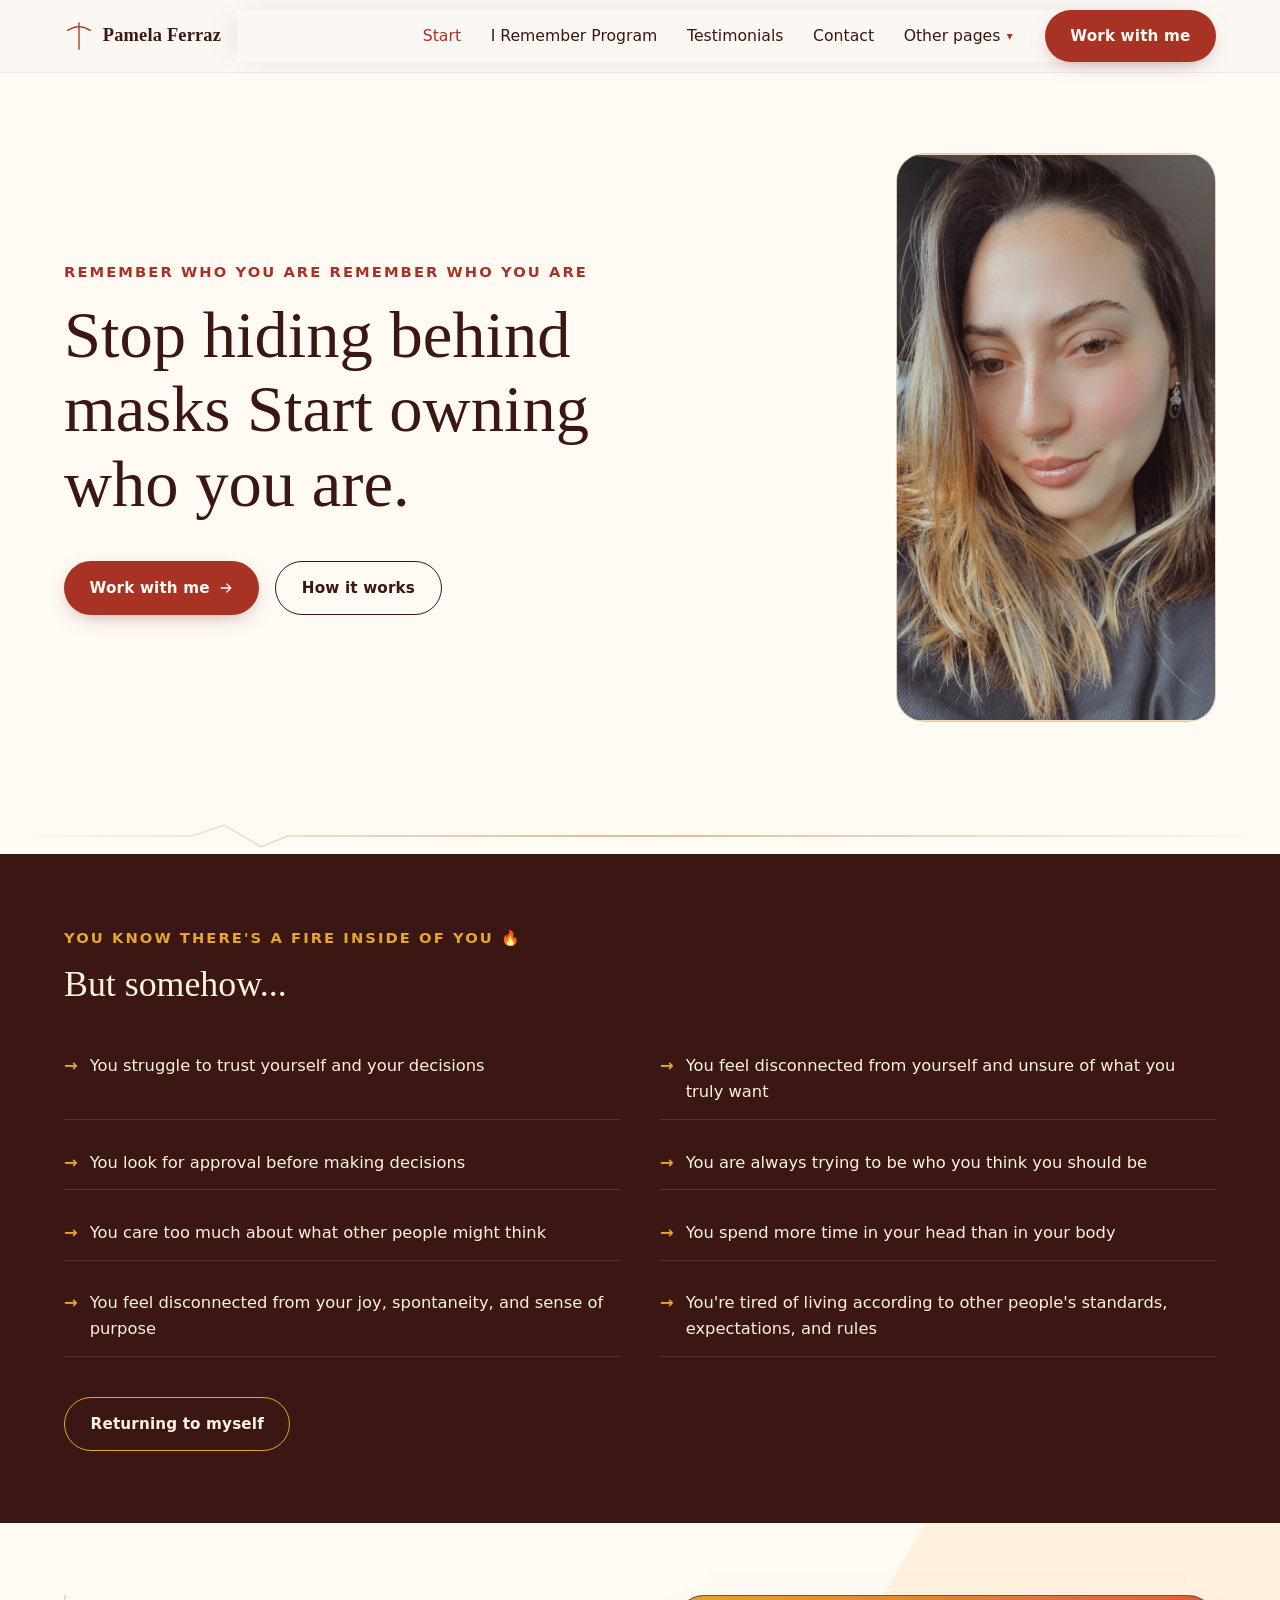
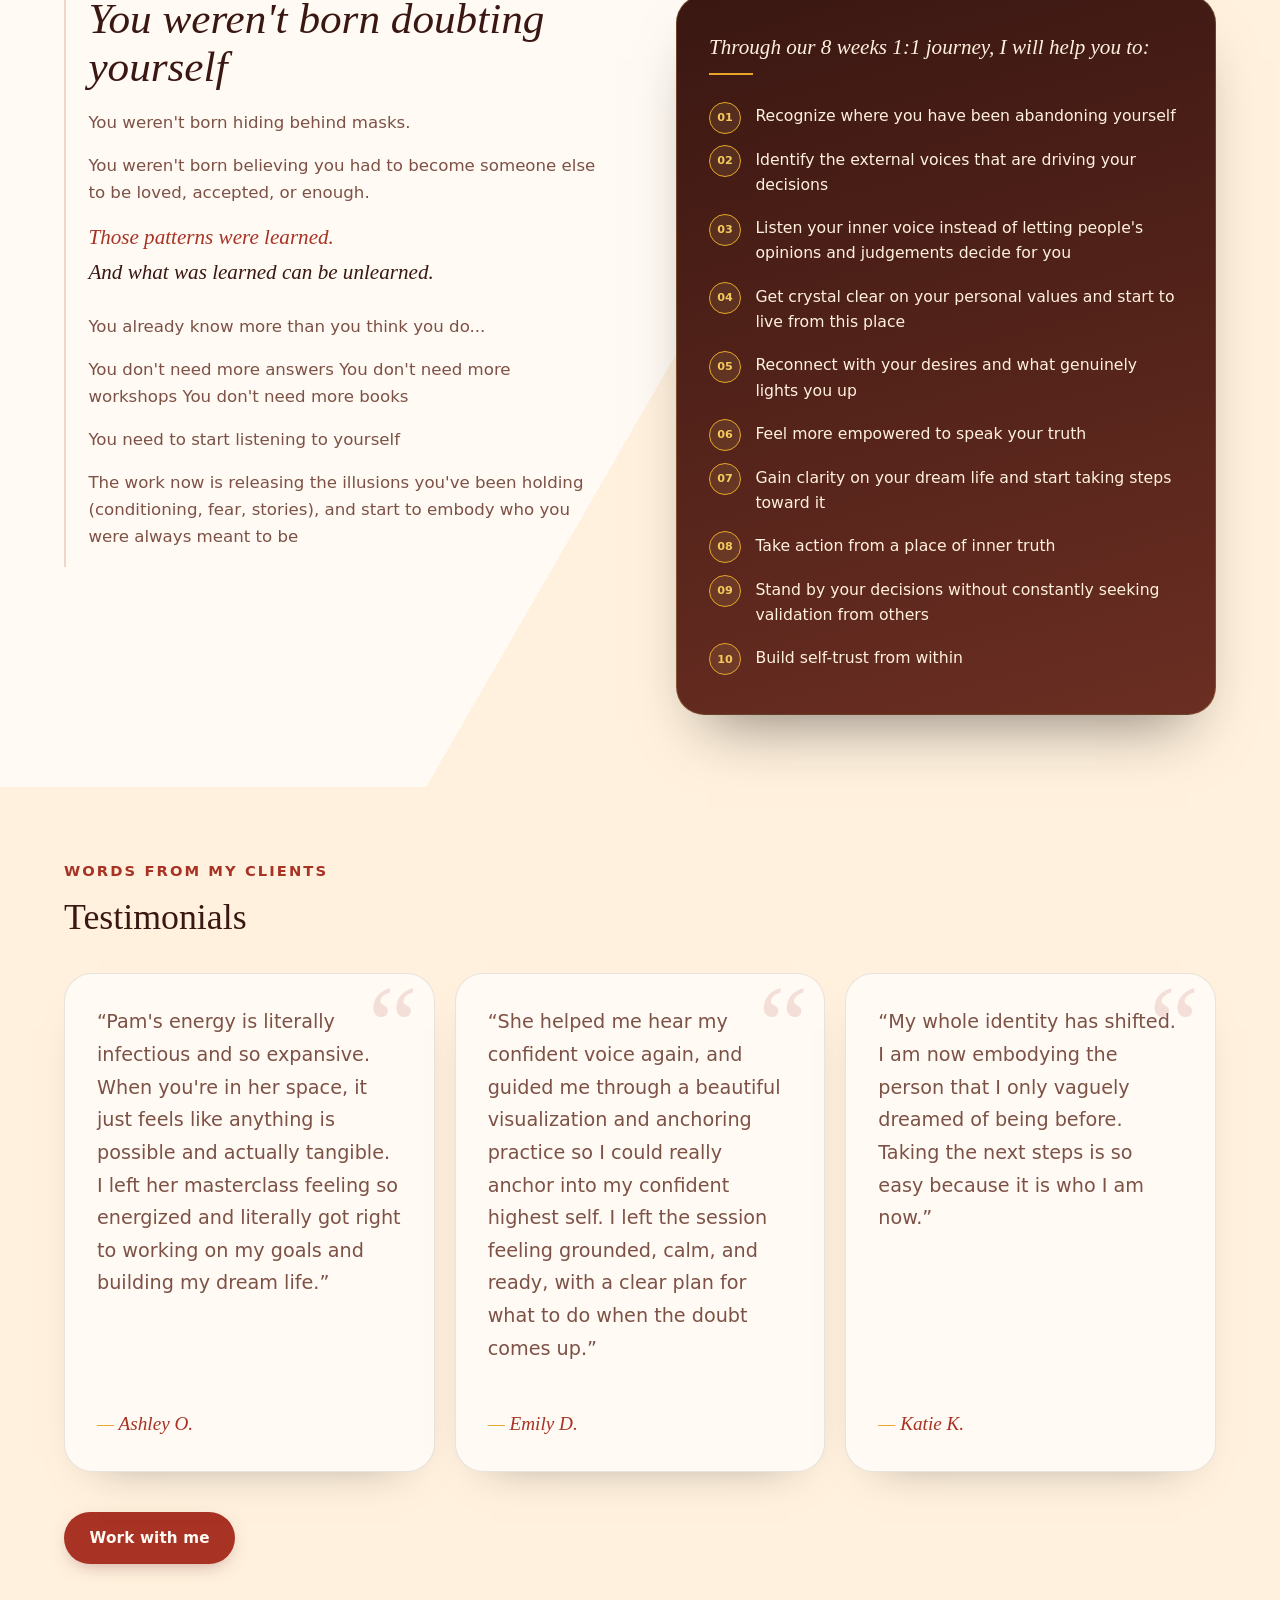
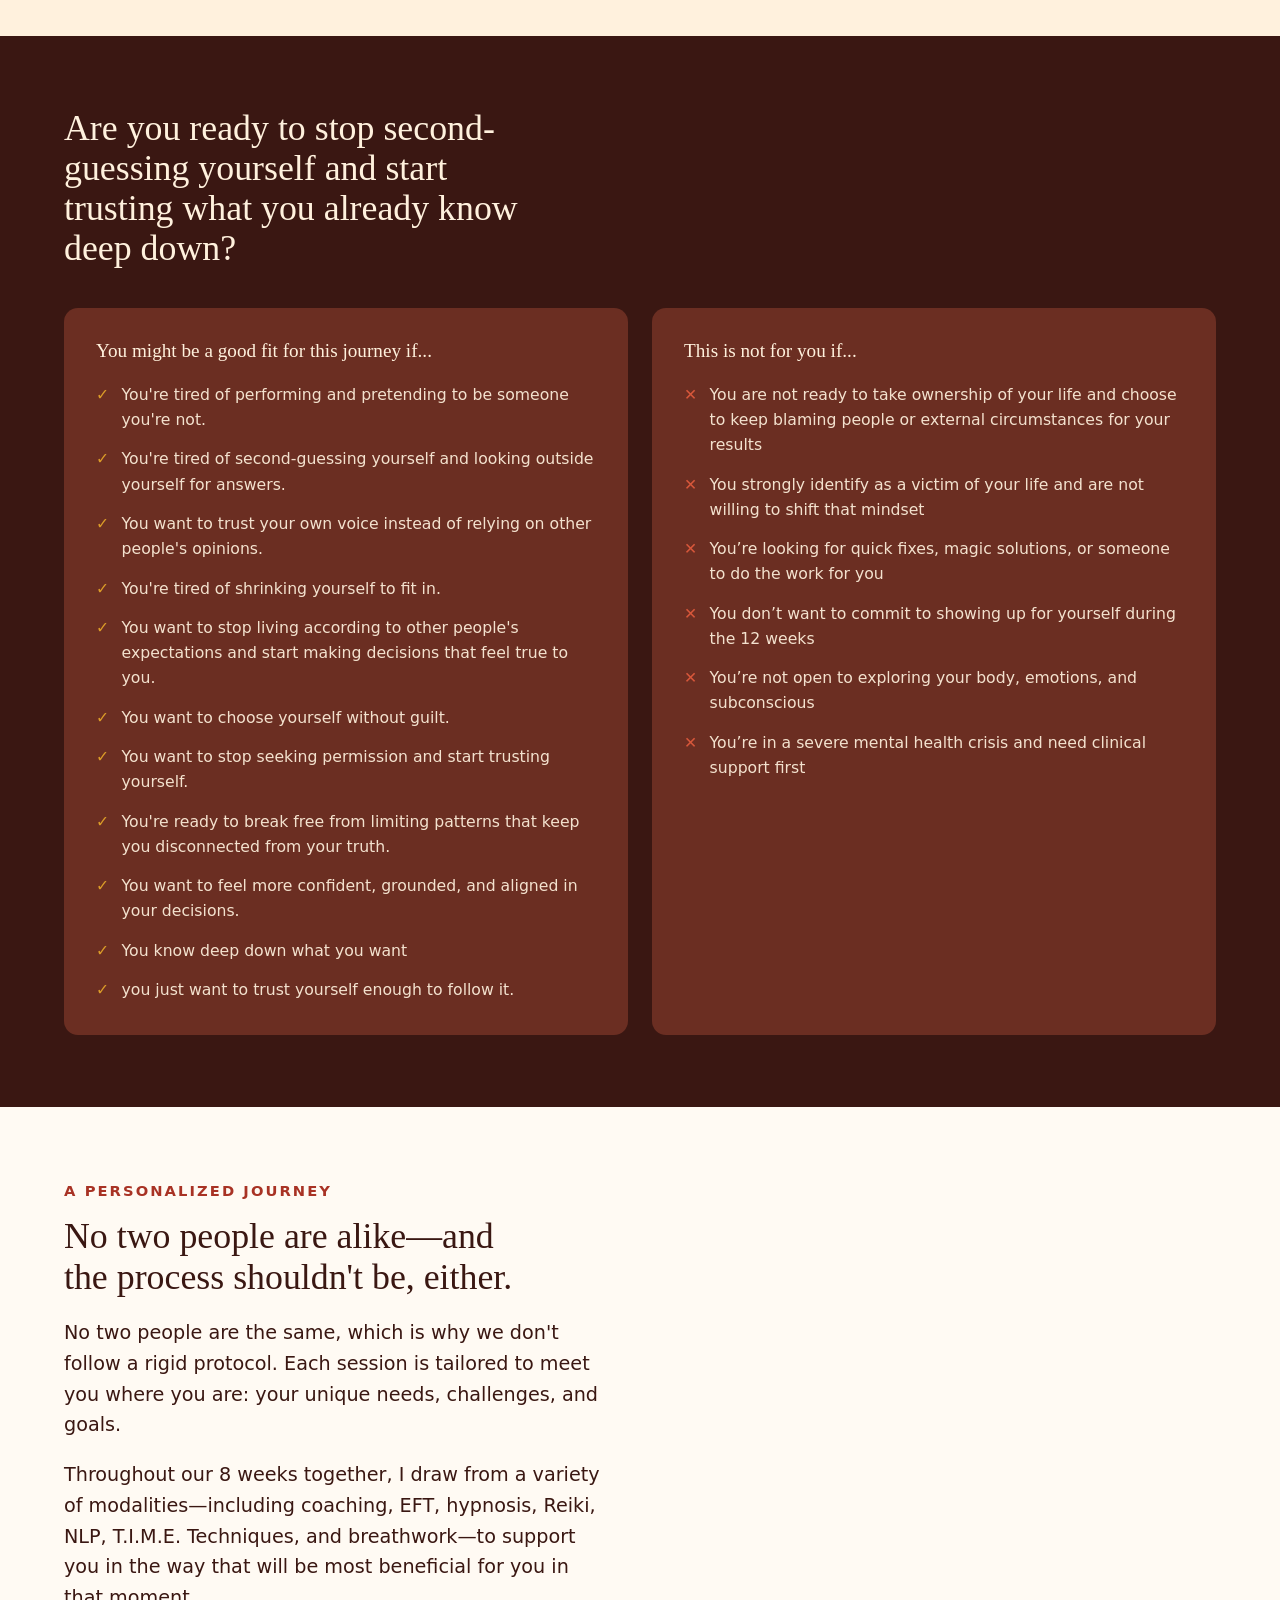
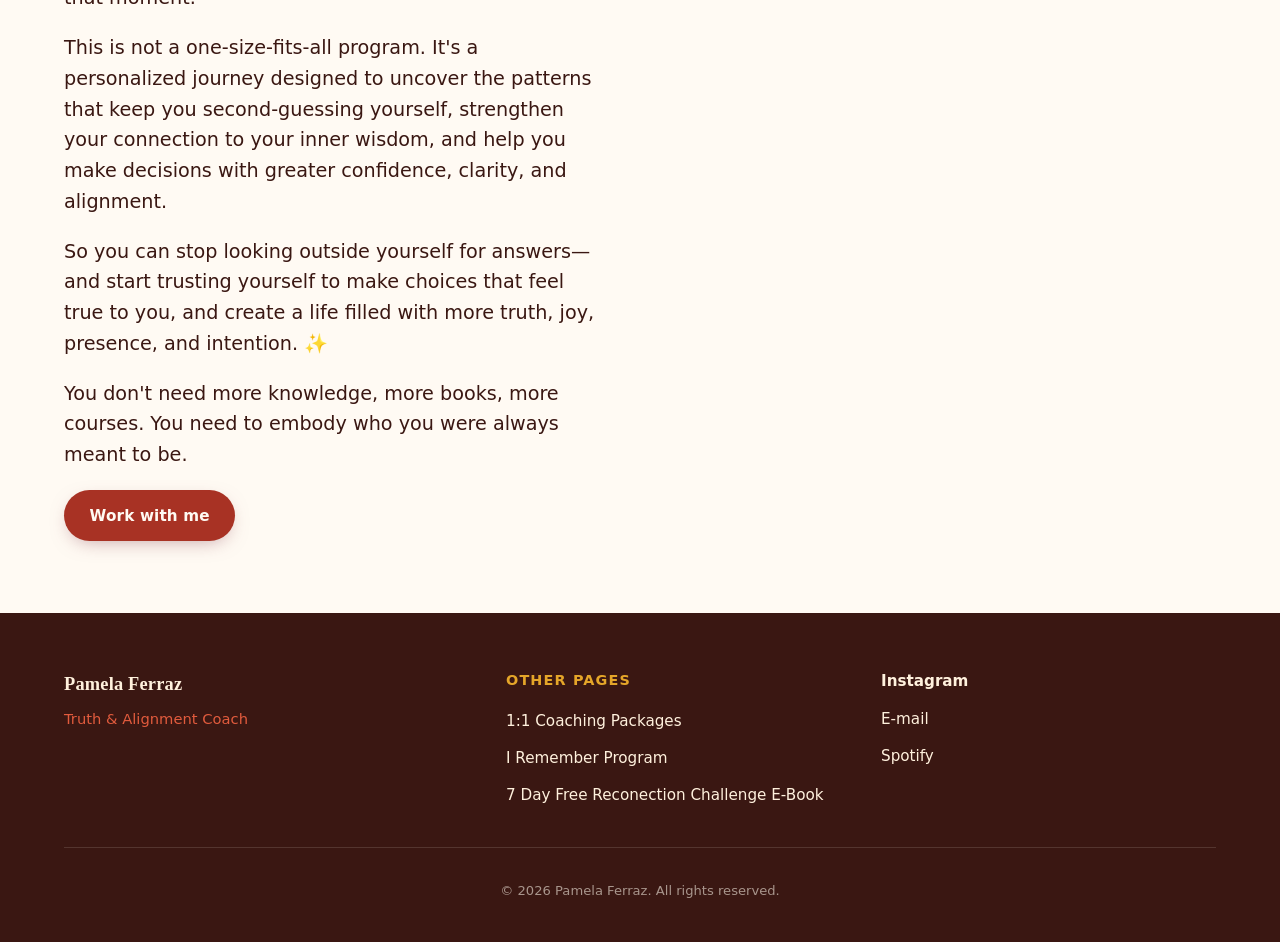
<file: index.html>
<!DOCTYPE html>
<html lang="en">
<head>
  <meta charset="UTF-8">
  <meta name="viewport" content="width=device-width, initial-scale=1, viewport-fit=cover">

  <!-- ============================================================
       SEGURANÇA
       - CSP restringe origens de scripts/estilos/imagens/fontes.
       - Ajuste 'self' e domínios conforme onde a página for hospedada.
       - Se adicionar um backend para o formulário, inclua o domínio
         dele em connect-src / form-action.
  ============================================================ -->
  <meta http-equiv="Content-Security-Policy"
        content="default-src 'self';
                 base-uri 'self';
                 form-action 'self' https://formspree.io;
                 frame-src https://formspree.io;
                 connect-src 'self' https://formspree.io;
                 frame-ancestors 'none';
                 object-src 'none';
                 img-src 'self' data:;
                 font-src 'self' https://fonts.gstatic.com;
                 style-src 'self' 'unsafe-inline' https://fonts.googleapis.com;
                 script-src 'self';
                 upgrade-insecure-requests;">
  <meta http-equiv="X-Content-Type-Options" content="nosniff">
  <meta name="referrer" content="strict-origin-when-cross-origin">
  <meta name="robots" content="index, follow">
  <meta name="color-scheme" content="light">
  <meta name="theme-color" content="#201A1C">

  <title>Pamela Ferraz — Return to who you are.</title>
  <meta name="description" content="Um processo de 12 semanas para quebrar padrões inconscientes, reconectar com sua verdade e criar uma vida que realmente parece sua.">

  <!-- Open Graph -->
  <meta property="og:type" content="website">
  <meta property="og:site_name" content="Pamela Ferraz">
  <meta property="og:title" content="Pamela Ferraz — Volte para quem você é">
  <meta property="og:description" content="Um processo de 12 semanas para quebrar padrões inconscientes, reconectar com sua verdade e criar uma vida que realmente parece sua.">
  <meta property="og:image" content="assets/social-card.jpg">
  <meta property="og:locale" content="pt_BR">
  <meta name="twitter:card" content="summary_large_image">

  <link rel="icon" href="data:,">
  <link rel="canonical" href="https://exemplo.com/">

  <!-- Fontes: Fraunces (display editorial, quebra o clichê serif+terracota
       usando peso e itálico óptico) + Work Sans (corpo humanista, neutro) -->
  <link rel="preconnect" href="https://fonts.googleapis.com">
  <link rel="preconnect" href="https://fonts.gstatic.com" crossorigin>
  <link href="https://fonts.googleapis.com/css2?family=Fraunces:ital,opsz,wght@0,9..144,300;0,9..144,500;0,9..144,600;1,9..144,400;1,9..144,500&family=Work+Sans:wght@400;500;600;700&display=swap" rel="stylesheet">
  <link rel="shortcut icon" href="pictures/logo-pamela.jpg" type="image/x-icon">

  <link rel="stylesheet" href="css/styles.css">
</head>
<body>

  <!-- Link de acesso rápido para leitores de tela / navegação por teclado -->
  <a class="skip-link" href="#conteudo-principal">Pular para o conteúdo principal</a>

  <!-- ============================================================
       CABEÇALHO / NAVEGAÇÃO
       Contém links para outras landing pages (placeholders — troque
       os href="#" pelas URLs reais de cada página quando existirem).
  ============================================================ -->
  <header class="site-header" id="topo">
    <div class="wrap header-inner">

      <a class="brand" href="#topo" aria-label="Pamela Ferraz — página inicial">
        <span class="brand-mark" aria-hidden="true">
          <svg viewBox="0 0 32 32" width="30" height="30" focusable="false">
            <path d="M16 2 L16 30 M4 10 Q16 2 28 10" fill="none" stroke="currentColor" stroke-width="1.4" stroke-linecap="round"/>
          </svg>
        </span>
        <span class="brand-name">Pamela&nbsp;Ferraz</span>
      </a>

      <button type="button"
              class="nav-toggle"
              id="navToggle"
              aria-expanded="false"
              aria-controls="siteNav"
              aria-label="Abrir menu de navegação">
        <span class="nav-toggle-bar" aria-hidden="true"></span>
        <span class="nav-toggle-bar" aria-hidden="true"></span>
        <span class="nav-toggle-bar" aria-hidden="true"></span>
      </button>

      <nav class="site-nav" id="siteNav" aria-label="Navegação principal">
        <ul class="nav-list">
          <li><a href="#inicio">Start</a></li>
          <li><a href="https://pamela-ferraz.kit.com/d5db167d52?utm_source=ig&utm_medium=social&utm_content=link_in_bio&fbclid=PAdGRleATvSZNwZG9mAmZkaWQWUMp-wMw__s_Mju_v-6g7yX24GkO4_GV4dG4DYWVtAjExAHNydGMGYXBwX2lkDzEyNDAyNDU3NDI4NzQxNAABp6J1GmkCVqX03HckSBVowOB0UXd6j3kPWCcERLBsUhbu6JNVd8Nyw6Dy7Frh_aem_rxGIMK1QeJE4WTNnQs6efg" data-placeholder="true">I Remember Program</a></li>
          <li><a href="#depoimentos">Testimonials</a></li>
          <li><a href="#site-footer">Contact</a></li>

          <!-- Placeholders para as demais landing pages do site.
               Substitua os href="#" pelas URLs reais. -->
          <li class="nav-item-more">
            <details class="nav-more">
              <summary>Other pages</summary>
              <ul>
                <li><a href="pages/work-with-me.html" data-placeholder="true">1:1 Coaching Packages</a></li>
                <li><a href="pages/7-days-challenge.html" data-placeholder="true">7 Day Free Reconection Challenge E-Book</a></li>
              </ul>
            </details>
          </li>
        </ul>
        <a class="btn btn-primary nav-cta" href="pages/work-with-me.html">Work with me</a>
      </nav>
    </div>
  </header>

  <main id="conteudo-principal">

    <!-- ============================================================
         HERO
    ============================================================ -->
    <section class="hero" id="inicio" aria-labelledby="hero-heading">
      <div class="wrap hero-grid">
        <div class="hero-copy">
          <p class="eyebrow">REMEMBER WHO YOU ARE REMEMBER WHO YOU ARE</p>
          <h1 id="hero-heading">
            Stop hiding behind masks
            Start owning who you are.
          </h1>

          <div class="hero-actions">
            <a class="btn btn-primary" href="pages/work-with-me.html">
              Work with me
              <svg class="btn-icon" viewBox="0 0 20 20" width="16" height="16" aria-hidden="true" focusable="false">
                <path d="M4 10h12M11 5l5 5-5 5" fill="none" stroke="currentColor" stroke-width="1.6" stroke-linecap="round" stroke-linejoin="round"/>
              </svg>
            </a>
            <a class="btn btn-ghost" href="#metodo">How it works</a>
          </div>
        </div>

        <div class="hero-media">
          <!-- ============================================================
               IMAGEM DA HERO
               Foto principal da página inicial.
          ============================================================ -->
          <figure class="image-frame image-frame--portrait">
            <img
              src="pictures/imagem-principal-teste.jpg"
              alt="Criadora do conteúdo"
              width="700" height="1244"
              loading="eager"
              decoding="async">
            <figcaption class="visually-hidden">Espaço reservado para foto principal</figcaption>
          </figure>
        </div>
      </div>

      <div class="crack-divider" aria-hidden="true" data-reveal>
        <svg viewBox="0 0 1200 40" preserveAspectRatio="none">
          <path d="M0 20 L180 20 L210 8 L245 32 L270 20 L1200 20" fill="none" stroke="url(#crackGrad)" stroke-width="1.5"/>
          <defs>
            <linearGradient id="crackGrad" x1="0" y1="0" x2="1" y2="0">
              <stop offset="0%" stop-color="#C6A15B" stop-opacity="0"/>
              <stop offset="50%" stop-color="#C6A15B" stop-opacity="0.9"/>
              <stop offset="100%" stop-color="#C6A15B" stop-opacity="0"/>
            </linearGradient>
          </defs>
        </svg>
      </div>
    </section>

    <!-- ============================================================
         PADRÕES / DORES
    ============================================================ -->
    <section class="section section--dark" aria-labelledby="padroes-heading">
      <div class="wrap">
        <p class="eyebrow eyebrow--light">You know there's a fire inside of you 🔥</p>
        <h2 id="padroes-heading">But somehow...</h2>

        <ul class="pattern-list">
          <li><span class="pattern-mark" aria-hidden="true">→</span>You struggle to trust yourself and your decisions</li>
          <li><span class="pattern-mark" aria-hidden="true">→</span>You feel disconnected from yourself and unsure of what you truly want</li>
          <li><span class="pattern-mark" aria-hidden="true">→</span>You look for approval before making decisions</li>
          <li><span class="pattern-mark" aria-hidden="true">→</span>You are always trying to be who you think you should be</li>
          <li><span class="pattern-mark" aria-hidden="true">→</span>You care too much about what other people might think</li>
          <li><span class="pattern-mark" aria-hidden="true">→</span>You spend more time in your head than in your body</li>
          <li><span class="pattern-mark" aria-hidden="true">→</span>You feel disconnected from your joy, spontaneity, and sense of purpose</li>
          <li><span class="pattern-mark" aria-hidden="true">→</span>You're tired of living according to other people's standards, expectations, and rules</li>
        </ul>

        <a class="btn btn-outline" href="#jornada">Returning to myself</a>
      </div>
    </section>

    <!-- ============================================================
         A JORNADA / TRANSFORMAÇÃO
    ============================================================ -->
    <section class="section" id="jornada" aria-labelledby="jornada-heading">
      <div class="wrap two-col">
        <div class="two-col-text">
          <h2 id="jornada-heading">
            You weren't born doubting yourself
          </h2>
          <p>
           You weren't born hiding behind masks.
          </p>
          <p>
            You weren't born believing you had to become someone else to be loved, accepted, or enough.
          </p>
          <p>
            Those patterns were learned.
          </p>
          <p>
            And what was learned can be unlearned.
          </p>

          <p>You already know more than you think you do...</p>
          <p>You don't need more answers
            You don't need more workshops
            You don't need more books</p>
          <p>You need to start listening to yourself</p>
          <p>The work now is releasing the illusions you've been holding (conditioning, fear, stories), and start to embody who you were always meant to be</p>
        </div>

        <div class="two-col-list">
          <h3 class="list-heading">Through our 8 weeks 1:1 journey, I will help you to:</h3>
          <ul class="check-list">
            <li>Recognize where you have been abandoning yourself</li>
            <li>Identify the external voices that are driving your decisions</li>
            <li>Listen your inner voice instead of letting people's opinions and judgements decide for you</li>
            <li>Get crystal clear on your personal values and start to live from this place</li>
            <li>Reconnect with your desires and what genuinely lights you up</li>
            <li>Feel more empowered to speak your truth</li>
            <li>Gain clarity on your dream life and start taking steps toward it</li>
            <li>Take action from a place of inner truth</li>
            <li>Stand by your decisions without constantly seeking validation from others</li>
            <li>Build self-trust from within</li>
          </ul>
        </div>
      </div>
    </section>

    <!-- ============================================================
         DEPOIMENTOS
    ============================================================ -->
    <section class="section section--parchment" id="depoimentos" aria-labelledby="depoimentos-heading">
      <div class="wrap">
        <p class="eyebrow">Words from my clients</p>
        <h2 id="depoimentos-heading">Testimonials</h2>

        <div class="testimonial-grid">
          <article class="testimonial-card">
            <blockquote>
              <p>“Pam's energy is literally infectious and so expansive. When you're in her space, it just feels like anything is possible and actually tangible. I left her masterclass feeling so energized and literally got right to working on my goals and building my dream life.”</p>
            </blockquote>
            <p class="testimonial-card__author">Ashley O.</p>
          </article>

          <article class="testimonial-card">
            <blockquote>
              <p>“She helped me hear my confident voice again, and guided me through a beautiful visualization and anchoring practice so I could really anchor into my confident highest self. I left the session feeling grounded, calm, and ready, with a clear plan for what to do when the doubt comes up.”</p>
            </blockquote>
            <p class="testimonial-card__author">Emily D.</p>
          </article>

          <article class="testimonial-card">
            <blockquote>
              <p>“My whole identity has shifted. I am now embodying the person that I only vaguely dreamed of being before. Taking the next steps is so easy because it is who I am now.”</p>
            </blockquote>
            <p class="testimonial-card__author">Katie K.</p>
          </article>
        </div>

        <a class="btn btn-primary" href="pages/work-with-me.html">Work with me</a>
      </div>
    </section>

    <!-- ============================================================
         PARA QUEM É / NÃO É
    ============================================================ -->
    <section class="section section--dark" aria-labelledby="fit-heading">
      <div class="wrap">
        <h2 id="fit-heading">Are you ready to stop second-guessing yourself and start trusting what you already know deep down?</h2>

        <div class="fit-grid">
          <div class="fit-card fit-card--yes">
            <h3>You might be a good fit for this journey if...</h3>
            <ul>
              <li>You're tired of performing and pretending to be someone you're not.</li>
              <li>You're tired of second-guessing yourself and looking outside yourself for answers.</li>
              <li>You want to trust your own voice instead of relying on other people's opinions.</li>
              <li>You're tired of shrinking yourself to fit in.</li>
              <li>You want to stop living according to other people's expectations and start making decisions that feel true to you.</li>
              <li>You want to choose yourself without guilt.</li>
              <li>You want to stop seeking permission and start trusting yourself.</li>
              <li>You're ready to break free from limiting patterns that keep you disconnected from your truth.</li>
              <li>You want to feel more confident, grounded, and aligned in your decisions.</li>
              <li>You know deep down what you want</li>
              <li>you just want to trust yourself enough to follow it.</li>
            </ul>
          </div>

          <div class="fit-card fit-card--no">
            <h3>This is not for you if...</h3>
            <ul>
              <li>You are not ready to take ownership of your life and choose to keep blaming people or external circumstances for your results</li>
              <li>You strongly identify as a victim of your life and are not willing to shift that mindset</li>
              <li>You’re looking for quick fixes, magic solutions, or someone to do the work for you</li>
              <li>You don’t want to commit to showing up for yourself during the 12 weeks</li>
              <li>You’re not open to exploring your body, emotions, and subconscious</li>
              <li>You’re in a severe mental health crisis and need clinical support first</li>
            </ul>
          </div>
        </div>
      </div>
    </section>

    <!-- ============================================================
         MÉTODO
    ============================================================ -->
    <section class="section" id="metodo" aria-labelledby="metodo-heading">
      <div class="wrap two-col two-col--reverse">
        <div class="two-col-text">
          <p class="eyebrow">A Personalized Journey</p>
          <h2 id="metodo-heading">No two people are alike—and the process shouldn't be, either.</h2>
          <p>
            No two people are the same, which is why we don't follow a rigid protocol. Each session is tailored to meet you where you are: your unique needs, challenges, and goals.
          </p>
          <p>
            Throughout our 8 weeks together, I draw from a variety of modalities—including coaching, EFT, hypnosis, Reiki, NLP, T.I.M.E. Techniques, and breathwork—to support you in the way that will be most beneficial for you in that moment.
          </p>
          <p>
            This is not a one-size-fits-all program.
            It's a personalized journey designed to uncover the patterns that keep you second-guessing yourself, strengthen your connection to your inner wisdom, and help you make decisions with greater confidence, clarity, and alignment.
          </p>
          <p>
            So you can stop looking outside yourself for answers—and start trusting yourself to make choices that feel true to you, and create a life filled with more truth, joy, presence, and intention. ✨
          </p>
          <p>
            You don't need more knowledge, more books, more courses.
            You need to embody who you were always meant to be.
          </p>
          <a class="btn btn-primary" href="pages/work-with-me.html">Work with me</a>
        </div>
      </div>
    </section>

    <!-- ============================================================
         CONTATO / FORMULÁRIO
         Formulário estático por padrão (sem backend). Se conectar a um
         serviço, use HTTPS, valide no servidor também — a validação em
         JS aqui é só uma camada de UX, nunca a única defesa.
    ============================================================ -->
  </main>

  <!-- ============================================================
       RODAPÉ
  ============================================================ -->
  <footer class="site-footer" id="site-footer">
    <div class="wrap footer-inner">
      <div class="footer-brand">
        <span class="brand-name">Pamela&nbsp;Ferraz</span>
        <p>Truth &amp; Alignment Coach</p>
      </div>

      <nav class="footer-nav" aria-label="Outras páginas">
        <p class="footer-nav-title">Other pages</p>
        <ul>
          <li><a href="pages/work-with-me.html" data-placeholder="true">1:1 Coaching Packages</a></li>
          <li><a href="https://pamela-ferraz.kit.com/d5db167d52?utm_source=ig&utm_medium=social&utm_content=link_in_bio&fbclid=PAdGRleATvSZNwZG9mAmZkaWQWUMp-wMw__s_Mju_v-6g7yX24GkO4_GV4dG4DYWVtAjExAHNydGMGYXBwX2lkDzEyNDAyNDU3NDI4NzQxNAABp6J1GmkCVqX03HckSBVowOB0UXd6j3kPWCcERLBsUhbu6JNVd8Nyw6Dy7Frh_aem_rxGIMK1QeJE4WTNnQs6efg" data-placeholder="true">I Remember Program</a></li>
          <li><a href="pages/7-days-challenge.html" data-placeholder="true">7 Day Free Reconection Challenge E-Book</a></li>
        </ul>
      </nav>

      <ul class="social-list">
        <li>
          <a href="https://www.instagram.com/pamelaferraz/" target="_blank" rel="noopener noreferrer">
            Instagram <span class="visually-hidden">(open in a new window)</span>
          </a>
        </li>
        <li>
          <a href="mailto:pamelaferraz.coach.outlook.com" target="_blank">E-mail</a>
        </li>
        <li>
          <a href="https://open.spotify.com/show/3SJbyROqvmhtxV5lKstFu7" target="_blank" rel="noopener noreferrer">
            Spotify <span class="visually-hidden">(open in the new window)</span>
          </a>
        </li>
      </ul>
    </div>
    <p class="footer-legal">&copy; <span id="anoAtual">2026</span> Pamela Ferraz. All rights reserved.</p>
  </footer>

  <script src="js/script.js" defer></script>
</body>
</html>
</file>
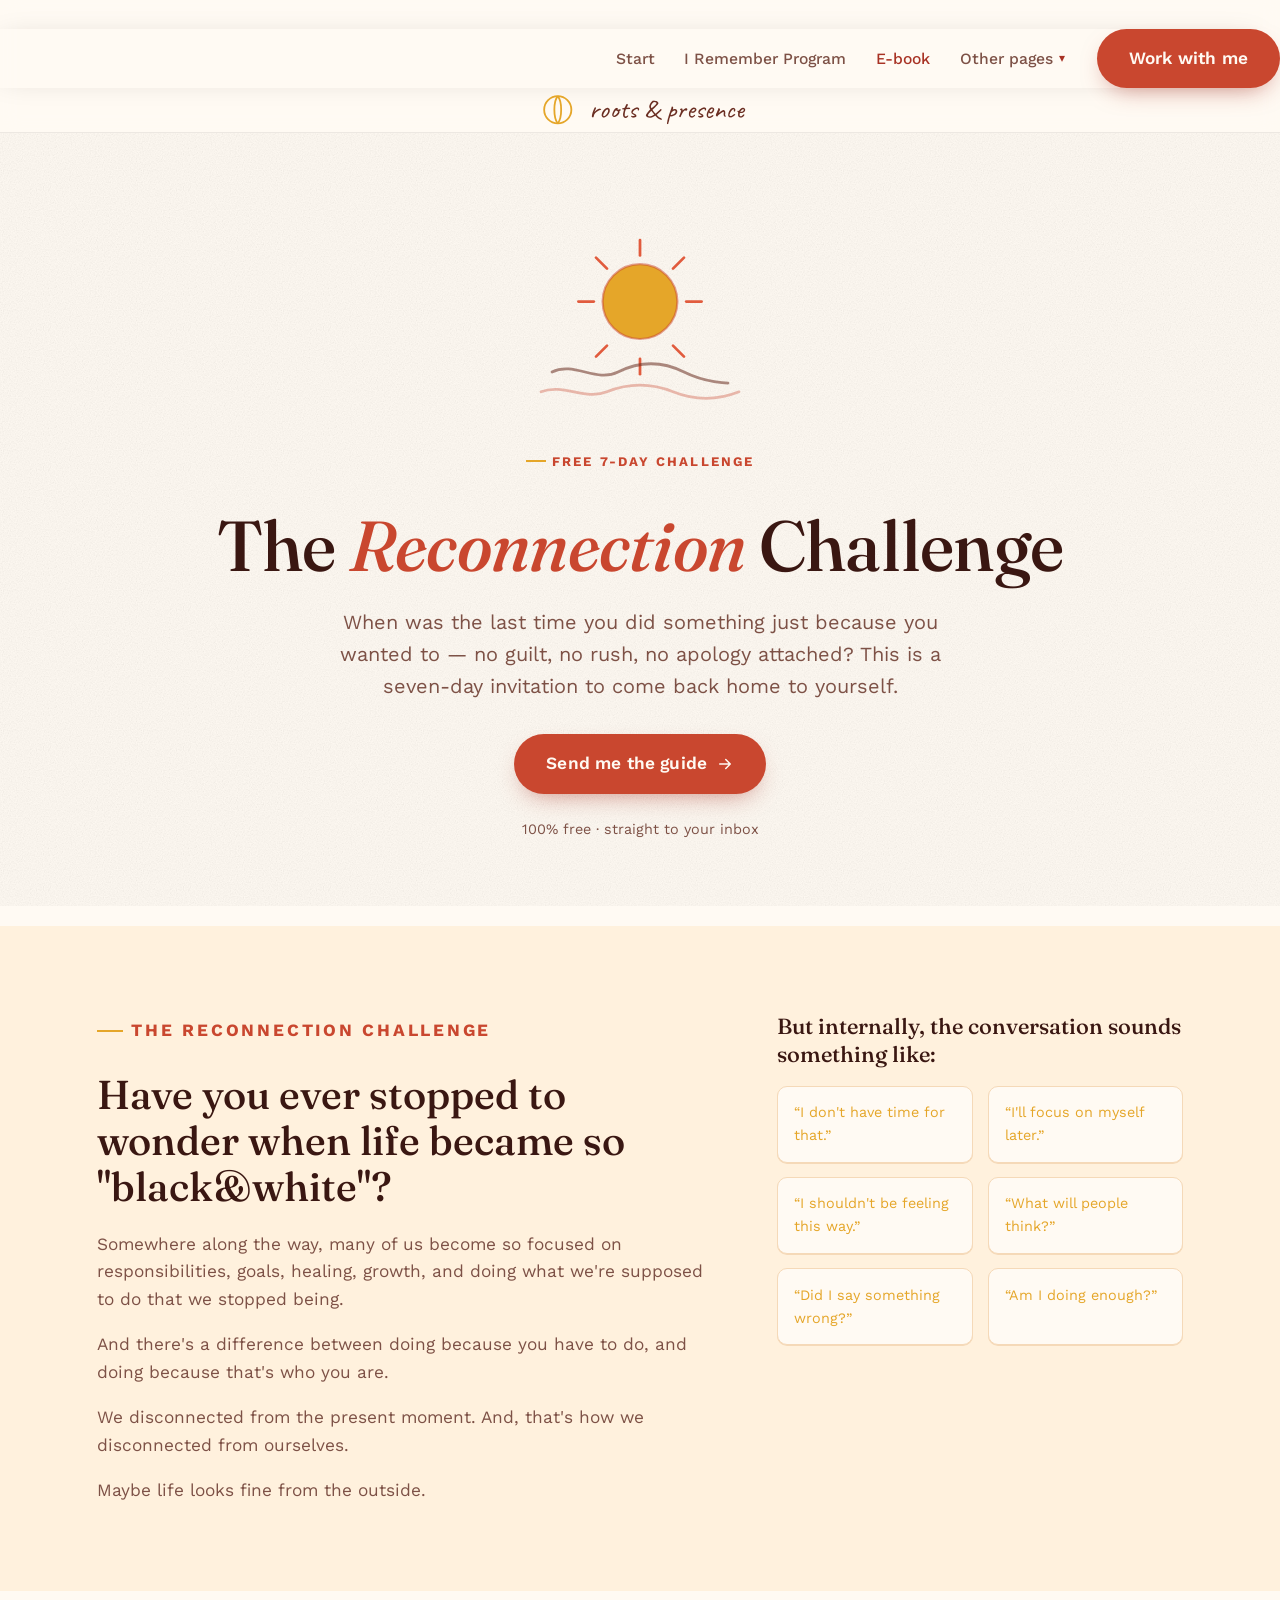
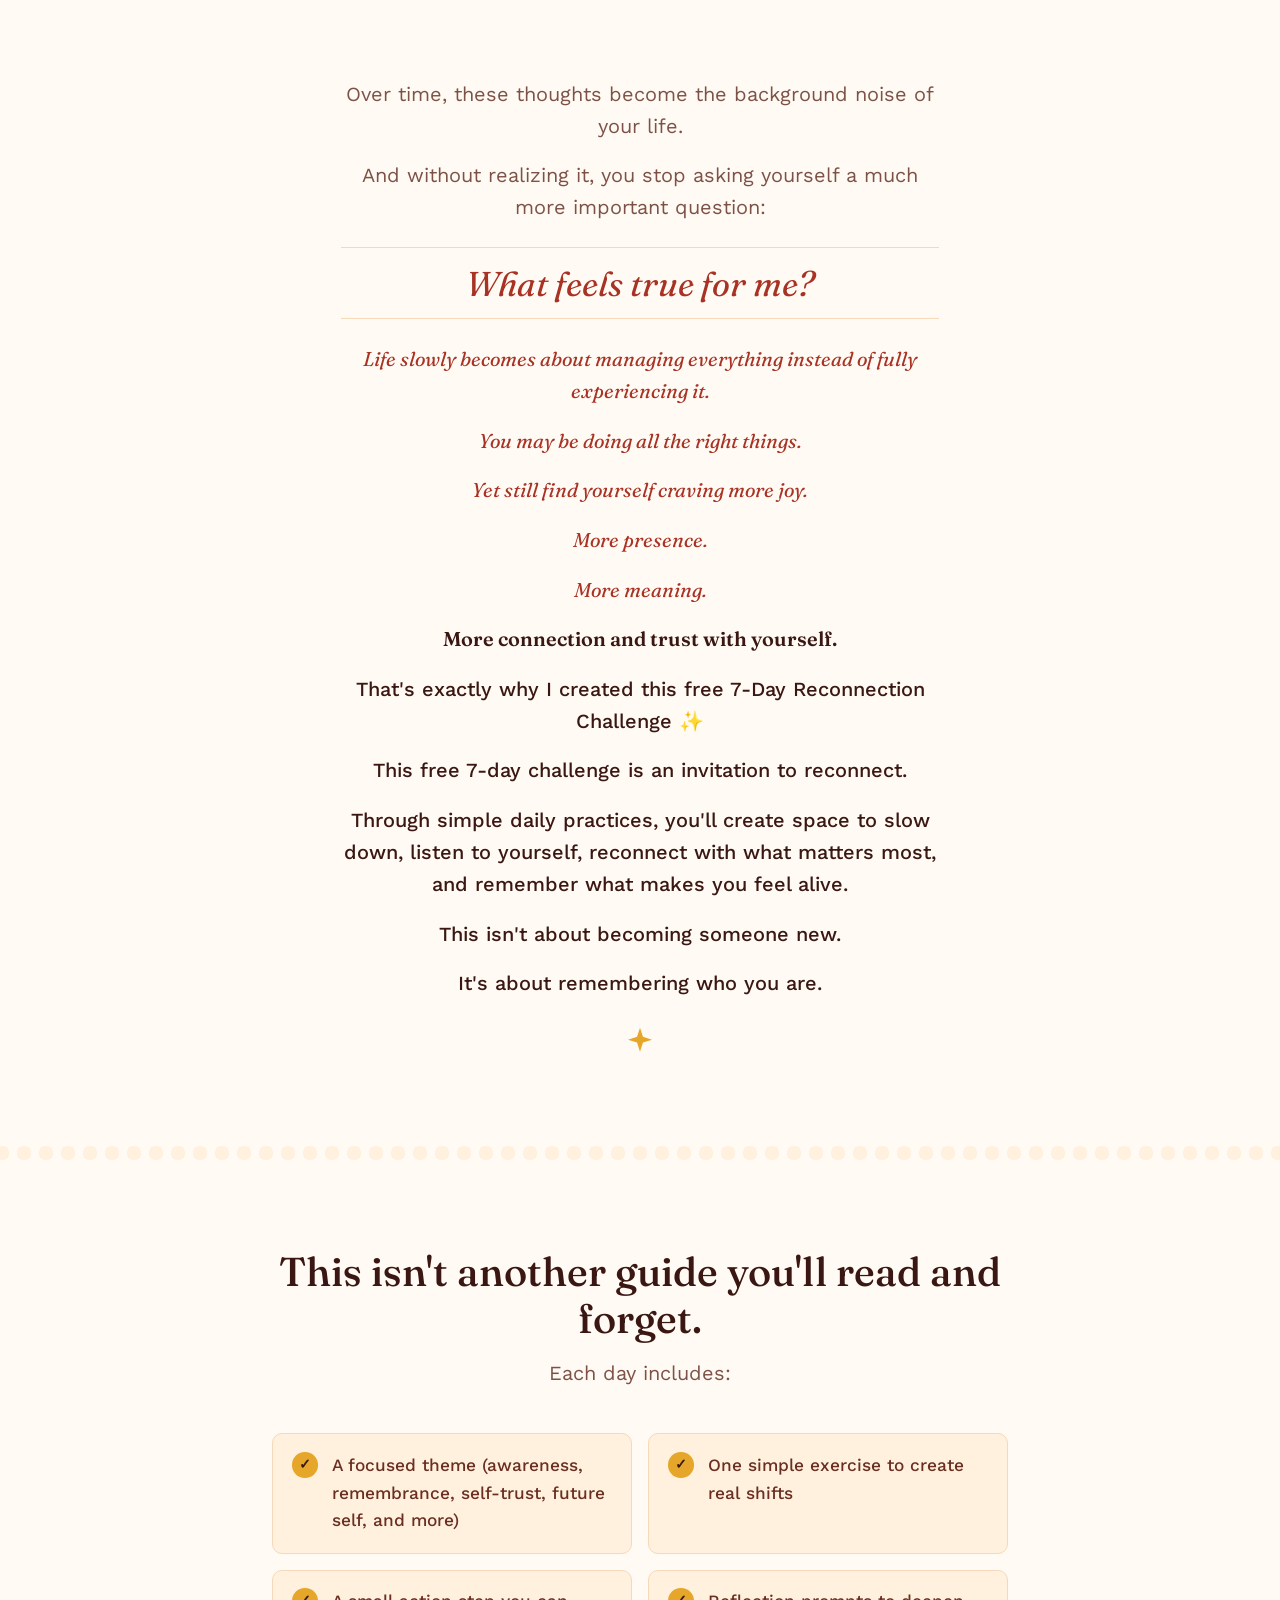
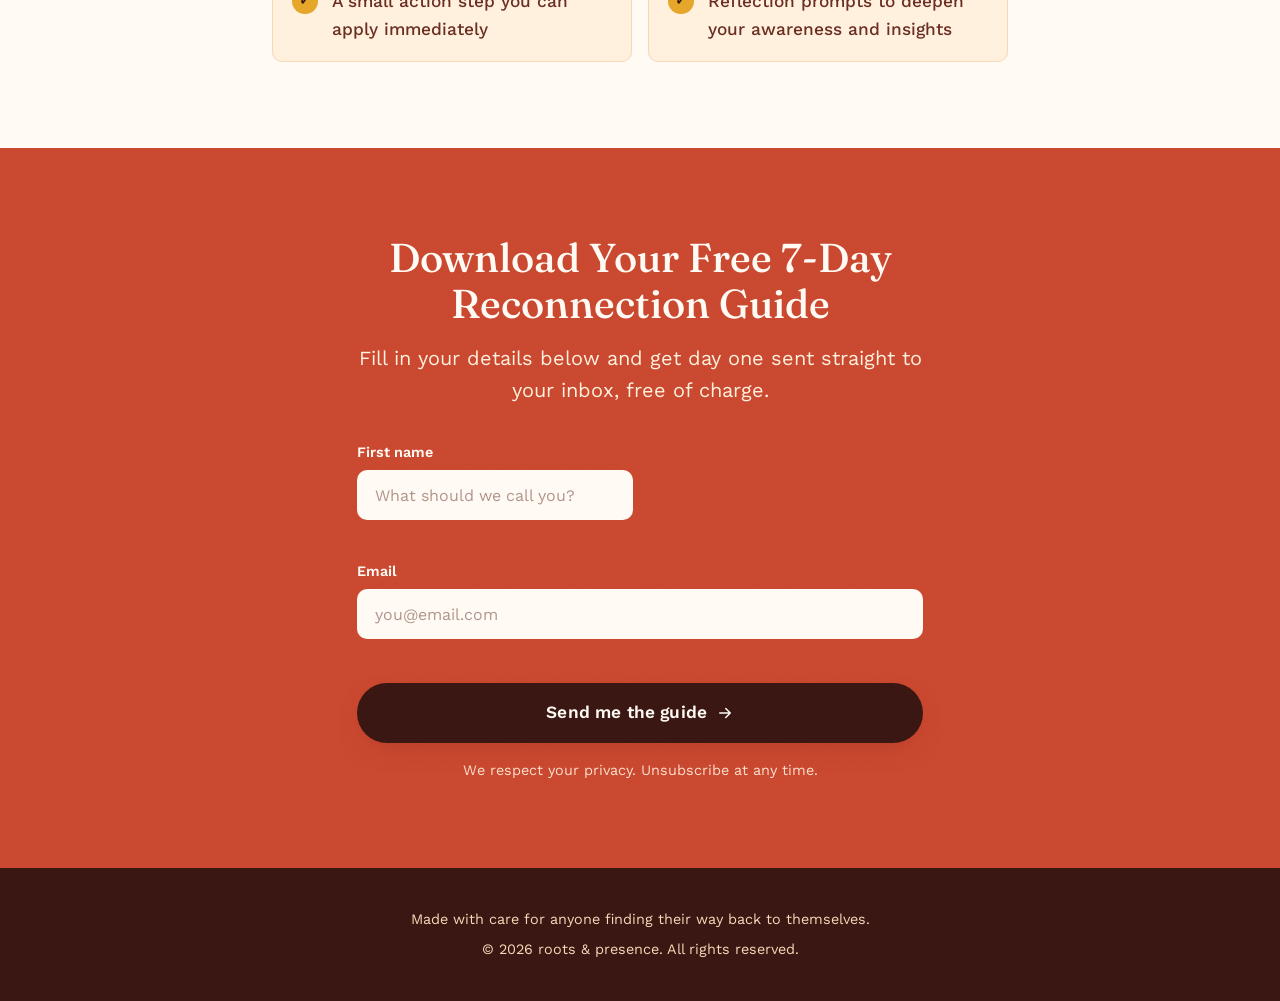
<file: pages/7-days-challenge.html>
<!DOCTYPE html>
<html lang="en">
<head>
<meta charset="UTF-8">
<meta name="viewport" content="width=device-width, initial-scale=1">
<title>The Reconnection Challenge — Free 7-Day Guide</title>
<meta name="description" content="A free 7-day invitation to slow down, listen to yourself, and remember what makes you feel alive. Get the guide by email.">
<link rel="preconnect" href="https://fonts.googleapis.com">
<link rel="preconnect" href="https://fonts.gstatic.com" crossorigin>
<link href="https://fonts.googleapis.com/css2?family=Fraunces:ital,opsz,wght@0,9..144,400;0,9..144,500;0,9..144,600;1,9..144,500&family=Work+Sans:wght@400;500;600;700&family=Caveat:wght@500;600&display=swap" rel="stylesheet">
<link rel="shortcut icon" href="../pictures/logo-pamela.jpg" type="image/x-icon">
<link rel="stylesheet" href="../css/styles.css">
<link rel="stylesheet" href="../css/challenge.css">
</head>
<body>

<header class="site-header" id="start">
  <div id="container-button">
    <button type="button"
                class="nav-toggle"
                id="navToggle"
                aria-expanded="false"
                aria-controls="siteNav"
                aria-label="Abrir menu de navegação">
          <span class="nav-toggle-bar" aria-hidden="true"></span>
          <span class="nav-toggle-bar" aria-hidden="true"></span>
          <span class="nav-toggle-bar" aria-hidden="true"></span>
        </button>
        <nav class="site-nav" id="siteNav" aria-label="Navegação principal">
          <ul class="nav-list">
            <li><a href="#start">Start</a></li>
            <li><a href="https://pamela-ferraz.kit.com/d5db167d52?utm_source=ig&utm_medium=social&utm_content=link_in_bio&fbclid=PAdGRleATvSZNwZG9mAmZkaWQWUMp-wMw__s_Mju_v-6g7yX24GkO4_GV4dG4DYWVtAjExAHNydGMGYXBwX2lkDzEyNDAyNDU3NDI4NzQxNAABp6J1GmkCVqX03HckSBVowOB0UXd6j3kPWCcERLBsUhbu6JNVd8Nyw6Dy7Frh_aem_rxGIMK1QeJE4WTNnQs6efg" data-placeholder="true">I Remember Program</a></li>
            <li><a href="#signup">E-book</a></li>
            <!-- Placeholders para as demais landing pages do site.
                 Substitua os href="#" pelas URLs reais. -->
            <li class="nav-item-more">
              <details class="nav-more">
                <summary>Other pages</summary>
                <ul>
                  <li><a href="../pages/work-with-me.html" data-placeholder="true">1:1 Coaching Packages</a></li>
                  <li><a href="../pages/7-days-challenge.html" data-placeholder="true">7 Day Free Reconection Challenge E-Book</a></li>
                  <li><a href="../index.html">Home</a></li>
                </ul>
              </details>
            </li>
          </ul>
          <a class="btn btn-primary nav-cta" href="../pages/work-with-me.html">Work with me</a>
        </nav>
  </div>
  <div class="container">
    <p class="brand">
      <svg class="brand__mark" viewBox="0 0 48 48" fill="none" aria-hidden="true">
        <circle cx="24" cy="24" r="15" stroke="currentColor" stroke-width="2"/>
        <path d="M24 9c-5 6-5 24 0 30" stroke="currentColor" stroke-width="2"/>
        <path d="M24 9c5 6 5 24 0 30" stroke="currentColor" stroke-width="2"/>
      </svg>
      roots &amp; presence
    </p>
  </div>
</header>

<main>

  <section class="hero" aria-labelledby="hero-title">
    <div class="container hero__inner">
      <svg class="hero__art animate-in" viewBox="0 0 200 200" role="img" aria-label="Illustration of a sun rising over gentle waves, representing a return to presence">
        <circle cx="100" cy="86" r="34" fill="var(--gold-400)"/>
        <circle cx="100" cy="86" r="34" fill="none" stroke="var(--rose-600)" stroke-width="2" opacity="0.5"/>
        <g stroke="var(--rose-500)" stroke-width="2.5" stroke-linecap="round">
          <path d="M100 30v14"/>
          <path d="M100 138v14"/>
          <path d="M44 86h14"/>
          <path d="M142 86h14"/>
          <path d="M60 46l10 10"/>
          <path d="M130 126l10 10"/>
          <path d="M140 46l-10 10"/>
          <path d="M70 126l-10 10"/>
        </g>
        <path d="M20 150c20-10 40 10 60 0s40-10 60 0 40 10 40 10" fill="none" stroke="var(--ink-800)" stroke-width="2.5" stroke-linecap="round" opacity="0.55"/>
        <path d="M10 168c20-8 40 8 60 0s40-8 60 0 40 8 60 0" fill="none" stroke="var(--rose-600)" stroke-width="2.5" stroke-linecap="round" opacity="0.35"/>
      </svg>

      <p class="eyebrow animate-in animate-in--delay-1">Free 7-day challenge</p>

      <h1 id="hero-title" class="hero__title animate-in animate-in--delay-1">
        The <em>Reconnection</em> Challenge
      </h1>

      <p class="hero__lead animate-in animate-in--delay-2">
        When was the last time you did something just because you wanted to — no guilt, no rush, no apology attached? This is a seven-day invitation to come back home to yourself.
      </p>

      <div class="hero__actions animate-in animate-in--delay-3">
        <a class="btn" href="#signup">
          Send me the guide
          <svg width="18" height="18" viewBox="0 0 24 24" fill="none" aria-hidden="true"><path d="M5 12h14M13 6l6 6-6 6" stroke="currentColor" stroke-width="2" stroke-linecap="round" stroke-linejoin="round"/></svg>
        </a>
      </div>
      <p class="hero__note animate-in animate-in--delay-3">100% free · straight to your inbox</p>
    </div>
  </section>

  <div class="divider" aria-hidden="true"></div>

<section class="noise" aria-labelledby="noise-title">
    <div class="container">
      <div class="noise__grid">
        <div class="noise__copy">
          <header class="noise__header">
            <p class="eyebrow">THE RECONNECTION CHALLENGE</p>
            <h2 id="noise-title" class="noise__heading">
              Have you ever stopped to wonder when life became so "black&white"?
            </h2>
          </header>
          <div class="noise__prose">
            <p>Somewhere along the way, many of us become so focused on responsibilities, goals, healing, growth, and doing what we're supposed to do that we stopped being.</p>
            <p>And there's a difference between doing because you have to do, and doing because that's who you are.</p>
            <p>We disconnected from the present moment. And, that's how we disconnected from ourselves.</p>
            <p>Maybe life looks fine from the outside.</p>
          </div>
        </div>
        <aside class="noise__thoughts" aria-labelledby="thoughts-title">
          <h3 id="thoughts-title">But internally, the conversation sounds something like:</h3>
          <ul class="chip-grid">
            <li class="chip"><q>I don't have time for that.</q></li>
            <li class="chip"><q>I'll focus on myself later.</q></li>
            <li class="chip"><q>I shouldn't be feeling this way.</q></li>
            <li class="chip"><q>What will people think?</q></li>
            <li class="chip"><q>Did I say something wrong?</q></li>
            <li class="chip"><q>Am I doing enough?</q></li>
          </ul>
        </aside>
      </div>
    </div>
  </section>

  <section class="invitation" aria-labelledby="invitation-title">
    <article class="container invitation__inner">
      <p>Over time, these thoughts become the background noise of your life.</p>
      <p>And without realizing it, you stop asking yourself a much more important question:</p>
      <blockquote class="invitation__question">
        <p>What feels true for me?</p>
      </blockquote>
      <p class="invitation__craving">Life slowly becomes about managing everything instead of fully experiencing it.</p>
      <p class="invitation__craving">You may be doing all the right things.</p>
      <p class="invitation__craving">Yet still find yourself craving more joy.</p>
      <p class="invitation__craving">More presence.</p>
      <p class="invitation__craving">More meaning.</p>
      <p class="invitation__craving invitation__craving-line--final">More connection and trust with yourself.</p>
      <p class="invitation__closing">That's exactly why I created this free 7-Day Reconnection Challenge ✨</p>
      <p class="invitation__closing">This free 7-day challenge is an invitation to reconnect.</p>
      <p class="invitation__closing">Through simple daily practices, you'll create space to slow down, listen to yourself, reconnect with what matters most, and remember what makes you feel alive.</p>
      <p class="invitation__closing">This isn't about becoming someone new.</p>
      <p class="invitation__closing">It's about remembering who you are.</p>
      <svg class="invitation__spark" viewBox="0 0 24 24" fill="none" aria-hidden="true">
        <path d="M12 2l2.2 6.8L21 11l-6.8 2.2L12 20l-2.2-6.8L3 11l6.8-2.2L12 2z" fill="var(--gold-400)"/>
      </svg>
    </article>
  </section>

  <div class="divider divider--on-parchment" aria-hidden="true"></div>

  <section class="included" aria-labelledby="included-title">
    <div class="container">
      <header class="section-head">
        <h2 id="included-title">This isn't another guide you'll read and forget.</h2>
        <p>Each day includes:</p>
      </header>

      <ul class="included__grid">
        <li class="included__item">
          <span class="included__check" aria-hidden="true">✓</span>
          <span class="included__text">A focused theme (awareness, remembrance, self-trust, future self, and more)</span>
        </li>
        <li class="included__item">
          <span class="included__check" aria-hidden="true">✓</span>
          <span class="included__text">One simple exercise to create real shifts</span>
        </li>
        <li class="included__item">
          <span class="included__check" aria-hidden="true">✓</span>
          <span class="included__text">A small action step you can apply immediately</span>
        </li>
        <li class="included__item">
          <span class="included__check" aria-hidden="true">✓</span>
          <span class="included__text">Reflection prompts to deepen your awareness and insights</span>
        </li>
      </ul>
    </div>
  </section>

  <section class="signup" id="signup" aria-labelledby="signup-title">
    <div class="container signup__inner">
      <h2 id="signup-title">Download Your Free 7-Day Reconnection Guide</h2>
      <p class="lead">Fill in your details below and get day one sent straight to your inbox, free of charge.</p>

      <form class="signup-form"
          method="post"
          action="https://app.kit.com/forms/9788307/subscriptions"
          data-sv-form="9788307"
          data-uid="acc400b3ae"
          novalidate
          data-signup-form>
        <div class="field">
          <label for="first-name">First name</label>
          <input type="text"
            id="first-name"
            name="first_name"
            autocomplete="given-name"
            placeholder="What should we call you?"
            minlength="2"
            maxlength="80"
            required
            aria-describedby="first-name-error">
          <p class="field__message" id="first-name-error" data-error-for="first-name"></p>
        </div>
        <div class="field field--email">
          <label for="email">Email</label>
          <input type="email"
            id="email"
            name="email_address"
            autocomplete="email"
            placeholder="you@email.com"
            maxlength="254"
            required
            aria-describedby="email-error"
          >
          <p class="field__message" id="email-error" data-error-for="email"></p>
        </div>
        <div class="signup-form__honeypot" aria-hidden="true">
          <label for="website">Website</label>
          <input type="text" id="website" name="website" tabindex="-1" autocomplete="off">
        </div>
        <button type="submit" class="btn">
          Send me the guide
          <svg width="18" height="18" viewBox="0 0 24 24" fill="none" aria-hidden="true"><path d="M5 12h14M13 6l6 6-6 6" stroke="currentColor" stroke-width="2" stroke-linecap="round" stroke-linejoin="round"/></svg>
        </button>
      </form>
      <p class="form-status" data-form-status role="status" aria-live="polite"></p>
      <p class="signup__privacy">We respect your privacy. Unsubscribe at any time.</p>
    </div>
  </section>

</main>

<footer class="site-footer">
  <div class="container">
    <p>Made with care for anyone finding their way back to themselves.</p>
    <p>&copy; <span data-current-year>2026</span> roots &amp; presence. All rights reserved.</p>
  </div>
</footer>

<script src="../js/challenge.js"></script>
<script src="../js/script.js"></script>
</body>
</html>
</file>
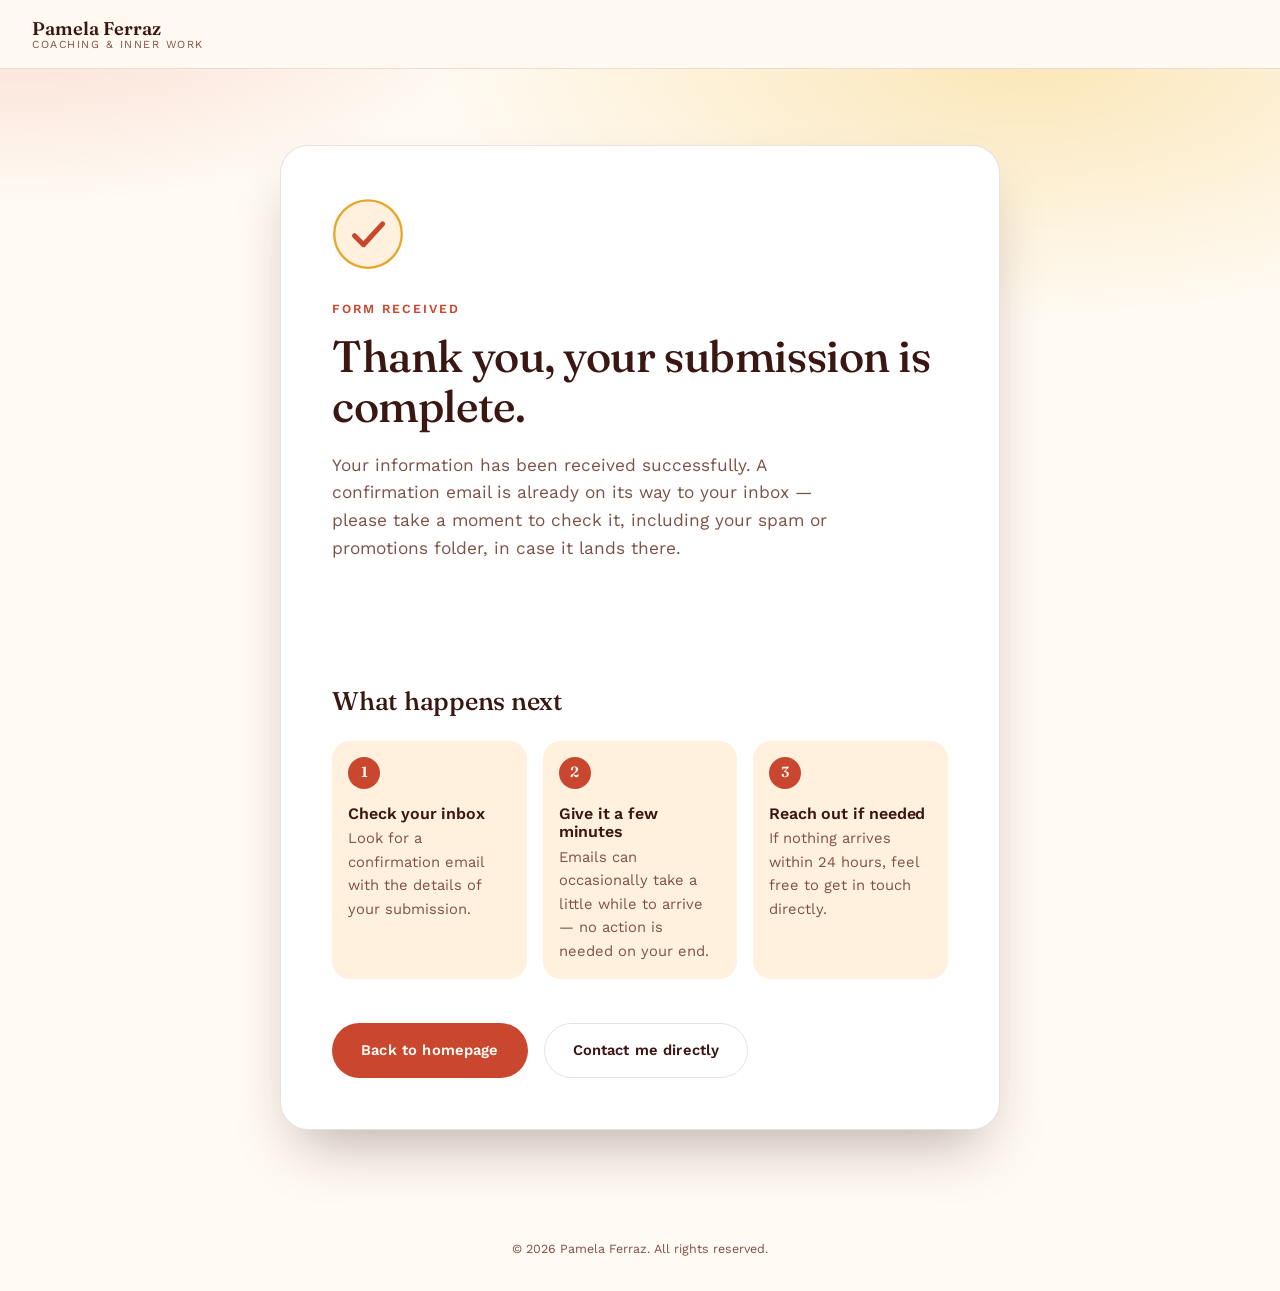
<file: pages/thanks-ebook.html>
<!DOCTYPE html>
<html lang="en">
<head>
  <meta charset="UTF-8">
  <meta name="viewport" content="width=device-width, initial-scale=1.0">
  <title>Thank You | Pamela Ferraz</title>
  <meta name="description" content="Your form has been received and a confirmation email is on its way.">
  <meta name="robots" content="noindex">

  <link rel="preconnect" href="https://fonts.googleapis.com">
  <link rel="preconnect" href="https://fonts.gstatic.com" crossorigin>
  <link href="https://fonts.googleapis.com/css2?family=Fraunces:ital,opsz,wght@0,9..144,400;0,9..144,500;0,9..144,600;1,9..144,500&family=Work+Sans:wght@300;400;500;600&display=swap" rel="stylesheet">
  <link rel="shortcut icon" href="../pictures/logo-pamela.jpg" type="image/x-icon">

  <link rel="stylesheet" href="../css/thanks-ebook.css">
</head>
<body>

  <a class="skip-link" href="#main">Skip to content</a>

  <header class="site-header">
    <div class="wrap site-header__inner">
      <a class="wordmark" href="https://workwithpamelaferraz.carrd.co/">
        <span class="wordmark__name">Pamela Ferraz</span>
        <span class="wordmark__tag">coaching &amp; inner work</span>
      </a>
    </div>
  </header>

  <main id="main" class="confirmation">
    <div class="wrap confirmation__inner">

      <section class="confirmation-card" aria-labelledby="confirmation-heading">

        <div class="confirmation-card__icon" aria-hidden="true">
          <svg viewBox="0 0 64 64" xmlns="http://www.w3.org/2000/svg">
            <circle cx="32" cy="32" r="30" class="icon__ring"></circle>
            <path d="M20 33.5 L28 41.5 L45 23" class="icon__check" fill="none" stroke-width="4.5" stroke-linecap="round" stroke-linejoin="round"></path>
          </svg>
        </div>

        <p class="eyebrow">Form received</p>
        <h1 id="confirmation-heading">Thank you, your submission is complete.</h1>

        <p class="confirmation-card__lede">
          Your information has been received successfully. A confirmation
          email is already on its way to your inbox &mdash; please take a
          moment to check it, including your spam or promotions folder,
          in case it lands there.
        </p>

        <div class="confirmation-card__divider" aria-hidden="true">
          <svg viewBox="0 0 400 24" preserveAspectRatio="none">
            <path d="M0 12 C 60 24, 100 0, 160 12 S 260 24, 320 12 S 380 0, 400 12" fill="none" stroke-width="1.5"></path>
          </svg>
        </div>

        <h2 class="confirmation-card__subheading">What happens next</h2>

        <ol class="next-steps">
          <li class="next-steps__item">
            <span class="next-steps__number" aria-hidden="true">1</span>
            <div class="next-steps__text">
              <h3>Check your inbox</h3>
              <p>Look for a confirmation email with the details of your submission.</p>
            </div>
          </li>
          <li class="next-steps__item">
            <span class="next-steps__number" aria-hidden="true">2</span>
            <div class="next-steps__text">
              <h3>Give it a few minutes</h3>
              <p>Emails can occasionally take a little while to arrive &mdash; no action is needed on your end.</p>
            </div>
          </li>
          <li class="next-steps__item">
            <span class="next-steps__number" aria-hidden="true">3</span>
            <div class="next-steps__text">
              <h3>Reach out if needed</h3>
              <p>If nothing arrives within 24 hours, feel free to get in touch directly.</p>
            </div>
          </li>
        </ol>

        <div class="confirmation-card__actions">
          <a class="btn btn--primary" href="../index.html">
            <span>Back to homepage</span>
          </a>
          <a class="btn btn--ghost" href="mailto:pamelaferraz.coach@outlook.com">
            <span>Contact me directly</span>
          </a>
        </div>

      </section>

    </div>
  </main>

  <footer class="site-footer">
    <p class="site-footer__legal">&copy; 2026 Pamela Ferraz. All rights reserved.</p>
  </footer>

</body>
</html>
</file>
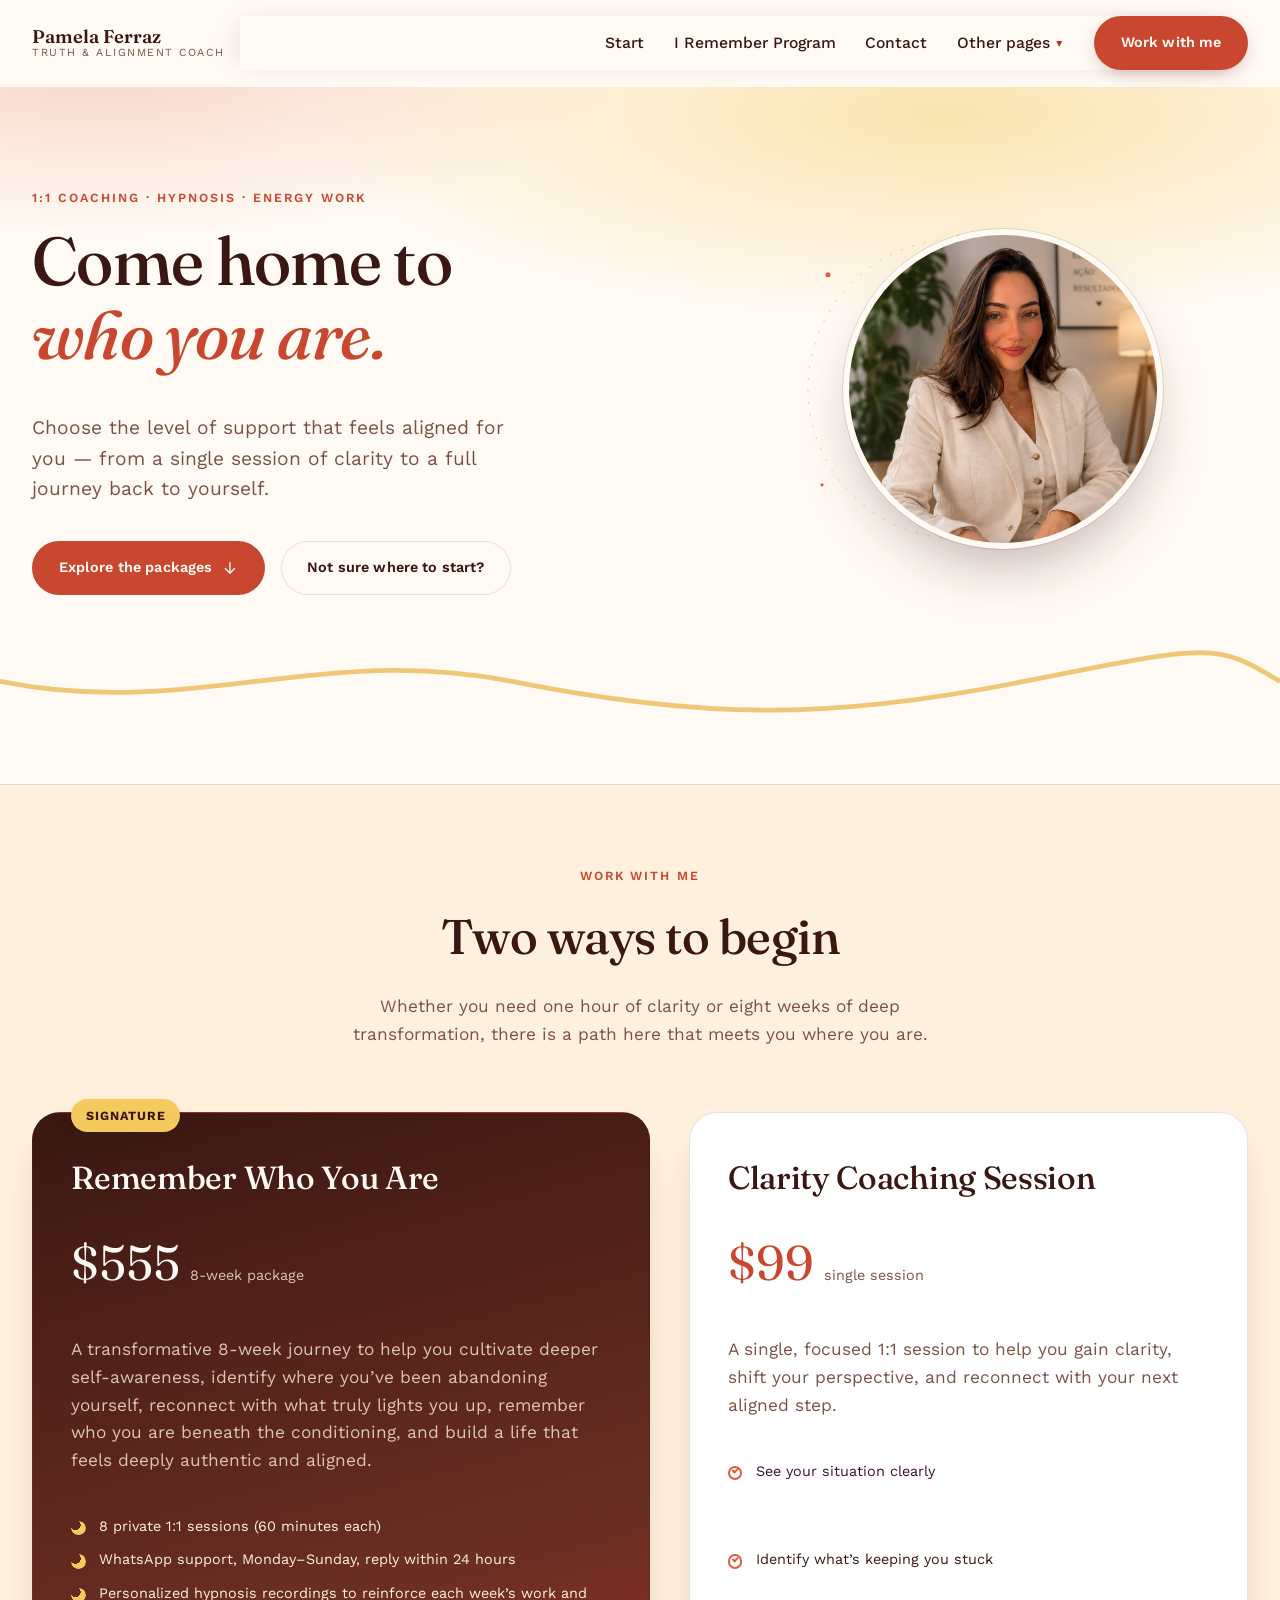
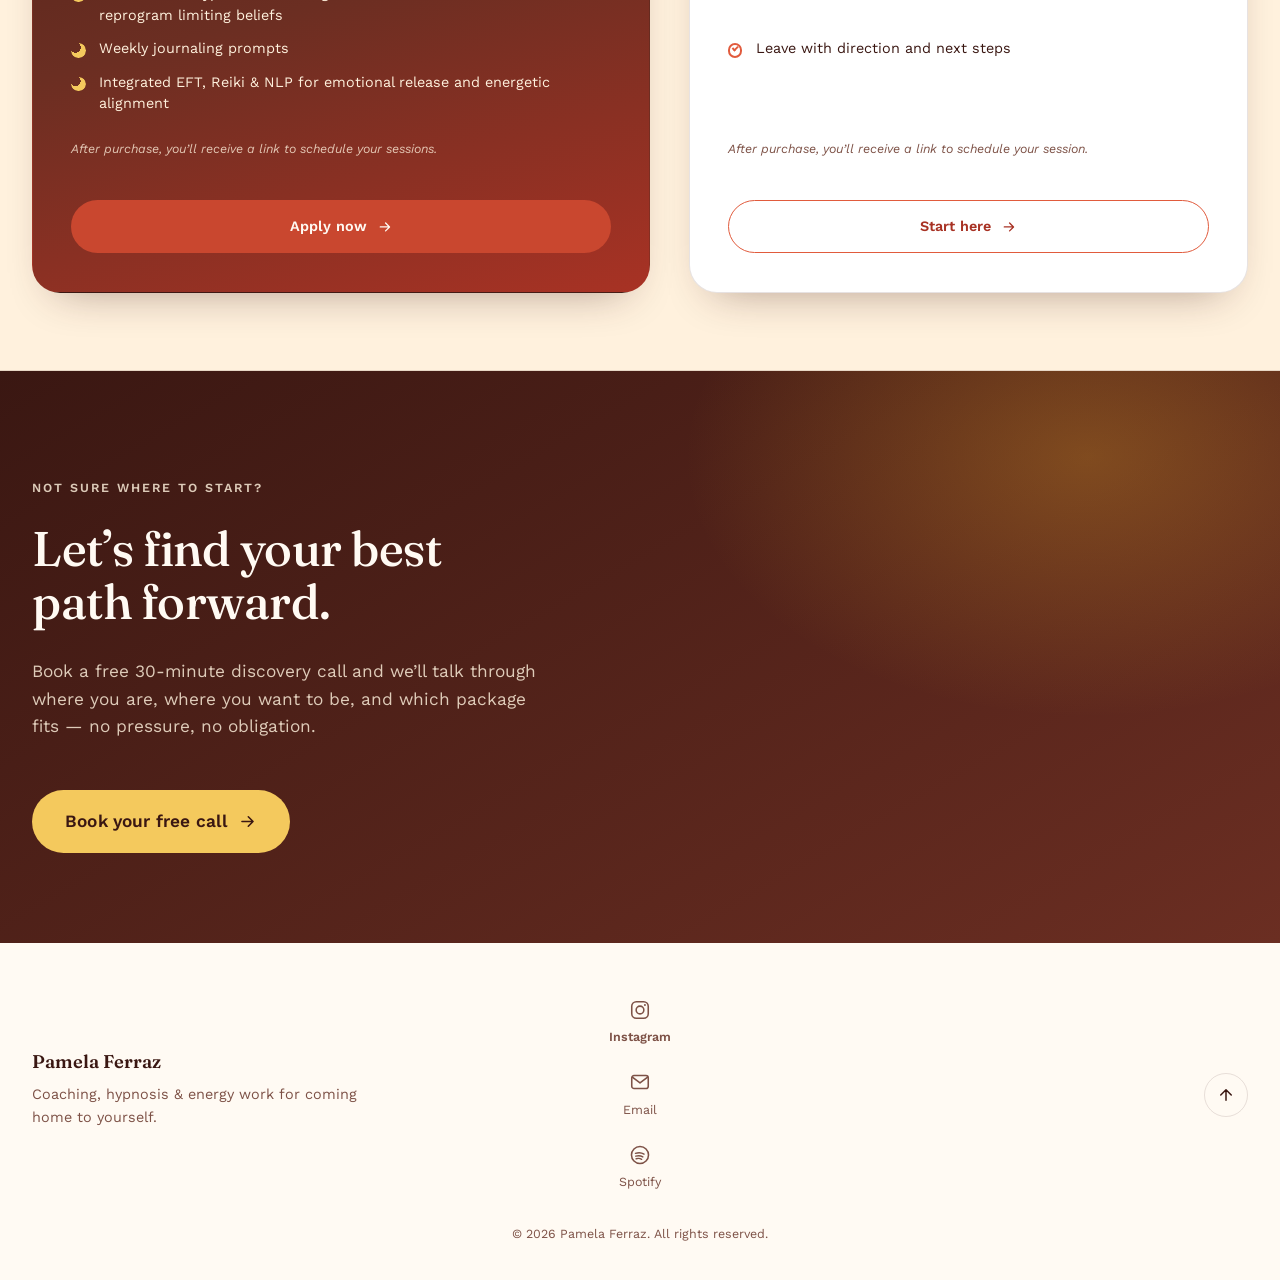
<file: pages/work-with-me.html>
<!DOCTYPE html>
<html lang="en" class="js-disabled">
<head>
  <meta charset="UTF-8">
  <meta name="viewport" content="width=device-width, initial-scale=1.0">
  <title>Work With Pamela Ferraz | 1:1 Coaching &amp; Inner Work</title>
  <meta name="description" content="Choose the level of support that feels aligned for you. Private coaching and energy work with Pamela Ferraz.">

  <!-- Open Graph -->
  <meta property="og:title" content="Work With Pamela Ferraz">
  <meta property="og:description" content="Choose the level of support that feels aligned for you.">
  <meta property="og:type" content="website">

  <link rel="preconnect" href="https://fonts.googleapis.com">
  <link rel="preconnect" href="https://fonts.gstatic.com" crossorigin>
  <link href="https://fonts.googleapis.com/css2?family=Fraunces:ital,opsz,wght@0,9..144,400;0,9..144,500;0,9..144,600;1,9..144,500&family=Work+Sans:wght@300;400;500;600&display=swap" rel="stylesheet">
  <link rel="shortcut icon" href="../pictures/logo-pamela.jpg" type="image/x-icon">

  <link rel="stylesheet" href="../css/styles.css">
  <link rel="stylesheet" href="../css/work-with-me.css">
</head>
<body>

  <a class="skip-link" href="#main">Skip to content</a>

  <!-- ============ HEADER ============ -->
  <header class="site-header" id="top">
    <div class="wrap site-header__inner">
      <a class="wordmark" href="#top">
        <span class="wordmark__name">Pamela Ferraz</span>
        <span class="wordmark__tag">Truth &amp; Alignment Coach</span>
      </a>

      <button type="button"
              class="nav-toggle"
              id="navToggle"
              aria-expanded="false"
              aria-controls="siteNav"
              aria-label="Abrir menu de navegação">
        <span class="nav-toggle-bar" aria-hidden="true"></span>
        <span class="nav-toggle-bar" aria-hidden="true"></span>
        <span class="nav-toggle-bar" aria-hidden="true"></span>
      </button>

      <nav class="site-nav" id="siteNav" aria-label="Navegação principal">
        <ul class="nav-list">
          <li><a href="#main">Start</a></li>
          <li><a href="https://pamela-ferraz.kit.com/d5db167d52?utm_source=ig&utm_medium=social&utm_content=link_in_bio&fbclid=PAdGRleATvSZNwZG9mAmZkaWQWUMp-wMw__s_Mju_v-6g7yX24GkO4_GV4dG4DYWVtAjExAHNydGMGYXBwX2lkDzEyNDAyNDU3NDI4NzQxNAABp6J1GmkCVqX03HckSBVowOB0UXd6j3kPWCcERLBsUhbu6JNVd8Nyw6Dy7Frh_aem_rxGIMK1QeJE4WTNnQs6efg" data-placeholder="true">I Remember Program</a></li>
          <li><a href="#contact">Contact</a></li>

          <!-- Placeholders para as demais landing pages do site.
               Substitua os href="#" pelas URLs reais. -->
          <li class="nav-item-more">
            <details class="nav-more">
              <summary>Other pages</summary>
              <ul>
                <li><a href="../pages/work-with-me.html" data-placeholder="true">1:1 Coaching Packages</a></li>
                <li><a href="../pages/7-days-challenge.html" data-placeholder="true">7 Day Free Reconection Challenge E-Book</a></li>
                <li><a href="../index.html">Home</a></li>
              </ul>
            </details>
          </li>
        </ul>
        <a class="btn btn-primary nav-cta" href="../pages/work-with-me.html">Work with me</a>
      </nav>
      <div class="nav-scrim" id="navScrim" aria-hidden="true"></div>
    </div>
  </header>

  <main id="main">

    <!-- ============ HERO ============ -->
    <section class="hero" aria-labelledby="hero-heading">
      <div class="hero__glow" aria-hidden="true"></div>
      <div class="wrap hero__inner">

        <div class="hero__content">
          <p class="eyebrow">1:1 Coaching &middot; Hypnosis &middot; Energy Work</p>
          <h1 id="hero-heading">
            Come home to <em>who you are.</em>
          </h1>
          <p class="hero__lede">
            Choose the level of support that feels aligned for you &mdash; from a single
            session of clarity to a full journey back to yourself.
          </p>
          <div class="hero__actions">
            <a class="btn btn--primary" href="#packages">
              <span>Explore the packages</span>
              <svg class="btn__icon" viewBox="0 0 24 24" aria-hidden="true"><path d="M12 4v16M5 13l7 7 7-7" fill="none" stroke="currentColor" stroke-width="2" stroke-linecap="round" stroke-linejoin="round"/></svg>
            </a>
            <a class="btn btn--ghost" href="#discovery">Not sure where to start?</a>
          </div>
        </div>

        <figure class="hero__portrait">
          <svg class="phases" viewBox="0 0 320 320" aria-hidden="true">
            <circle cx="160" cy="160" r="150" class="phases__ring"></circle>
            <g class="phases__stars">
              <circle cx="30" cy="46" r="2.5"></circle>
              <circle cx="296" cy="70" r="1.8"></circle>
              <circle cx="286" cy="270" r="2.2"></circle>
              <circle cx="24" cy="256" r="1.6"></circle>
              <circle cx="160" cy="8" r="1.6"></circle>
            </g>
          </svg>

          <img
            class="hero__portrait-img"
            src="../pictures/imagem-principal.jpg"
            alt="Portrait of Pamela Ferraz, coach and founder of Work with Pamela Ferraz"
            width="700"
            height="1244"
            loading="eager"
            decoding="async"
          >

          <span class="hero__portrait-fallback" aria-hidden="true">PF</span>
        </figure>

      </div>

      <div class="divider" aria-hidden="true">
        <svg viewBox="0 0 400 24" preserveAspectRatio="none"><path d="M0 12 C 60 24, 100 0, 160 12 S 260 24, 320 12 S 380 0, 400 12" fill="none" stroke="currentColor" stroke-width="1.5"/></svg>
      </div>
    </section>

    <!-- ============ PACKAGES ============ -->
    <section class="packages" id="packages" aria-labelledby="packages-heading">
      <div class="wrap">
        <header class="section-head">
          <p class="eyebrow">Work with me</p>
          <h2 id="packages-heading">Two ways to begin</h2>
          <p class="section-head__lede">
            Whether you need one hour of clarity or eight weeks of deep transformation,
            there is a path here that meets you where you are.
          </p>
        </header>

        <div class="package-grid">

          <!-- Package 1 — signature offer -->
          <article class="package-card package-card--signature">
            <div class="package-card__seal" aria-hidden="true">Signature</div>
            <h3 class="package-card__title">Remember Who You Are</h3>
            <p class="package-card__price"><span>$555</span><small>8&#8209;week package</small></p>
            <p class="package-card__desc">
              A transformative 8-week journey to help you cultivate deeper self-awareness,
              identify where you&rsquo;ve been abandoning yourself, reconnect with what truly
              lights you up, remember who you are beneath the conditioning, and build a life
              that feels deeply authentic and aligned.
            </p>

            <ul class="package-card__features">
              <li>8 private 1:1 sessions (60 minutes each)</li>
              <li>WhatsApp support, Monday&ndash;Sunday, reply within 24 hours</li>
              <li>Personalized hypnosis recordings to reinforce each week&rsquo;s work and reprogram limiting beliefs</li>
              <li>Weekly journaling prompts</li>
              <li>Integrated EFT, Reiki &amp; NLP for emotional release and energetic alignment</li>
            </ul>

            <p class="package-card__note">
              After purchase, you&rsquo;ll receive a link to schedule your sessions.
            </p>

            <a class="btn btn--primary btn--block"
               href="https://buy.stripe.com/aFacMZc5KeWf12r0tWb7y06"
               target="_blank" rel="noopener noreferrer">
              <span>Apply now</span>
              <svg class="btn__icon" viewBox="0 0 24 24" aria-hidden="true"><path d="M5 12h14M13 6l6 6-6 6" fill="none" stroke="currentColor" stroke-width="2" stroke-linecap="round" stroke-linejoin="round"/></svg>
            </a>
          </article>

          <!-- Package 2 -->
          <article class="package-card">
            <h3 class="package-card__title">Clarity Coaching Session</h3>
            <p class="package-card__price"><span>$99</span><small>single session</small></p>
            <p class="package-card__desc">
              A single, focused 1:1 session to help you gain clarity, shift your perspective,
              and reconnect with your next aligned step.
            </p>

            <ul class="package-card__features package-card__features--check">
              <li>See your situation clearly</li>
              <li>Identify what&rsquo;s keeping you stuck</li>
              <li>Leave with direction and next steps</li>
            </ul>

            <p class="package-card__note">
              After purchase, you&rsquo;ll receive a link to schedule your session.
            </p>

            <a class="btn btn--outline btn--block"
               href="https://book.stripe.com/aFa28l1r67tNdPd7Wob7y03"
               target="_blank" rel="noopener noreferrer">
              <span>Start here</span>
              <svg class="btn__icon" viewBox="0 0 24 24" aria-hidden="true"><path d="M5 12h14M13 6l6 6-6 6" fill="none" stroke="currentColor" stroke-width="2" stroke-linecap="round" stroke-linejoin="round"/></svg>
            </a>
          </article>

        </div>
      </div>
    </section>

    <!-- ============ DISCOVERY CALL ============ -->
    <section class="discovery" id="discovery" aria-labelledby="discovery-heading">
      <div class="wrap discovery__inner">
        <div class="discovery__text">
          <p class="eyebrow eyebrow--on-dark">Not sure where to start?</p>
          <h2 id="discovery-heading">Let&rsquo;s find your best path forward.</h2>
          <p>
            Book a free 30-minute discovery call and we&rsquo;ll talk through where you are,
            where you want to be, and which package fits &mdash; no pressure, no obligation.
          </p>
          <a class="btn btn--gold btn--lg"
             href="https://calendly.com/pamelaferraz-coach/discovery-call"
             target="_blank" rel="noopener noreferrer">
            <span>Book your free call</span>
            <svg class="btn__icon" viewBox="0 0 24 24" aria-hidden="true"><path d="M5 12h14M13 6l6 6-6 6" fill="none" stroke="currentColor" stroke-width="2" stroke-linecap="round" stroke-linejoin="round"/></svg>
          </a>
        </div>
      </div>
    </section>

  </main>

  <!-- ============ FOOTER ============ -->
  <footer class="site-footer" id="contact">
    <div class="wrap site-footer__inner">
      <div class="site-footer__brand">
        <span class="wordmark__name">Pamela Ferraz</span>
        <p>Coaching, hypnosis &amp; energy work for coming home to yourself.</p>
      </div>

      <ul class="social-list" aria-label="Social links">
        <li>
          <a href="https://www.instagram.com/pamelaferraz/" target="_blank" rel="noopener noreferrer">
            <svg viewBox="0 0 24 24" aria-hidden="true"><rect x="3" y="3" width="18" height="18" rx="5" fill="none" stroke="currentColor" stroke-width="1.7"/><circle cx="12" cy="12" r="4.2" fill="none" stroke="currentColor" stroke-width="1.7"/><circle cx="17.4" cy="6.6" r="1.1" fill="currentColor"/></svg>
            <span>Instagram</span>
          </a>
        </li>
        <li>
          <a href="mailto:pamelaferraz.coach@outlook.com">
            <svg viewBox="0 0 24 24" aria-hidden="true"><rect x="3" y="5" width="18" height="14" rx="2.5" fill="none" stroke="currentColor" stroke-width="1.7"/><path d="M4 7l8 6 8-6" fill="none" stroke="currentColor" stroke-width="1.7" stroke-linecap="round" stroke-linejoin="round"/></svg>
            <span>Email</span>
          </a>
        </li>
        <li>
          <a href="https://open.spotify.com/show/3SJbyROqvmhtxV5lKstFu7" target="_blank" rel="noopener noreferrer">
            <svg viewBox="0 0 24 24" aria-hidden="true"><circle cx="12" cy="12" r="9.3" fill="none" stroke="currentColor" stroke-width="1.7"/><path d="M7 10.2c3-1 7-.7 9.4.9M7.4 13.3c2.5-.8 5.6-.5 7.7.8M7.8 16.1c2-.6 4.4-.4 6 .6" fill="none" stroke="currentColor" stroke-width="1.5" stroke-linecap="round"/></svg>
            <span>Spotify</span>
          </a>
        </li>
      </ul>

      <button class="back-to-top" id="backToTop" type="button" aria-label="Back to top">
        <svg viewBox="0 0 24 24" aria-hidden="true"><path d="M12 19V5M5 12l7-7 7 7" fill="none" stroke="currentColor" stroke-width="2" stroke-linecap="round" stroke-linejoin="round"/></svg>
      </button>
    </div>

    <p class="site-footer__legal">&copy; <span id="year"></span> Pamela Ferraz. All rights reserved.</p>
  </footer>

  <script src="../js/work-with-me.js" defer></script>
  <script src="../js/script.js"></script>
</body>
</html>
</file>
<file: css/styles.css>
/* ==================================================================
   PAMELA FERRAZ — LANDING PAGE
   Sistema de design

   Paleta (proposital, fugindo do combo padrão "creme + terracota"):
   --ink-950     #201A1C  tinta quase-preta, base de aterramento
   --ink-800     #34262B  cartões / superfícies sobre o fundo escuro
   --parchment   #F1E9DE  pergaminho quente, seções claras
   --rose-500    #C98A93  rosa empoeirado — cor de destaque primária
   --rose-700    #8C4A56  rosa profundo — hover, bordas, ênfase
   --gold-400    #C6A15B  dourado antigo — linha-assinatura, detalhes

   Tipografia:
   Display: "Fraunces" (serifada editorial, itálico ótico)
   Corpo/utilitária: "Work Sans"
   ================================================================== */

*, *::before, *::after { box-sizing: border-box; }

:root {
  /* cor */
  --ink-950: #3a1712;
  --ink-800: #6b2e22;
  --ink-700: #7d5146;
  --parchment: #fff1dd;
  --parchment-dim: #f5d9b8;
  --rose-500: #e15b3d;
  --rose-600: #c9472f;
  --rose-700: #a83224;
  --gold-400: #e5a629;
  --gold-300: #f4c95d;
  --paper: #fffaf3;

  /* tipografia */
  --font-display: "Fraunces", "Iowan Old Style", Georgia, serif;
  --font-body: "Work Sans", "Segoe UI", system-ui, sans-serif;

  --fs-900: clamp(2.3rem, 1.6rem + 3.2vw, 4.4rem);
  --fs-700: clamp(1.5rem, 1.2rem + 1.3vw, 2.4rem);
  --fs-500: clamp(1.05rem, 1rem + 0.3vw, 1.2rem);
  --fs-300: clamp(0.85rem, 0.8rem + 0.15vw, 0.95rem);

  /* layout */
  --wrap: min(72rem, 100% - 2.5rem);
  --radius-sm: 6px;
  --radius-md: 14px;
  --radius-lg: 28px;
  --header-h: 4.5rem;

  --ease: cubic-bezier(0.22, 1, 0.36, 1);
}

@media (min-width: 48rem) {
  :root { --wrap: min(72rem, 100% - 4rem); }
}

/* ------------------------------------------------------------------
   Reset enxuto
------------------------------------------------------------------ */
html { scroll-behavior: smooth; scroll-padding-top: calc(var(--header-h) + 1rem); }
@media (prefers-reduced-motion: reduce) {
  html { scroll-behavior: auto; }
  * { animation-duration: 0.001ms !important; animation-iteration-count: 1 !important; transition-duration: 0.001ms !important; }
}

body {
  margin: 0;
  font-family: var(--font-body);
  font-size: var(--fs-500);
  line-height: 1.6;
  color: var(--ink-950);
  background: var(--paper);
  -webkit-font-smoothing: antialiased;
}

img { max-width: 100%; display: block; object-fit: cover;}
ul { list-style: none; margin: 0; padding: 0; }
a { color: inherit; text-decoration: none; }
button { font: inherit; color: inherit; background: none; border: 0; cursor: pointer; }
h1, h2, h3 { font-family: var(--font-display); font-weight: 500; line-height: 1.12; margin: 0 0 0.6em; }
p { margin: 0 0 1em; }

:focus-visible {
  outline: 2px solid var(--gold-400);
  outline-offset: 3px;
  border-radius: 2px;
}

.wrap { width: var(--wrap); margin-inline: auto; }

.visually-hidden {
  position: absolute; width: 1px; height: 1px; padding: 0; margin: -1px;
  overflow: hidden; clip: rect(0,0,0,0); white-space: nowrap; border: 0;
}

.skip-link {
  position: fixed; top: -6rem; left: 1rem; z-index: 200;
  background: var(--ink-950); color: var(--paper);
  padding: 0.75rem 1.25rem; border-radius: var(--radius-sm);
  transition: top 0.2s var(--ease);
}
.skip-link:focus { top: 1rem; }

/* ------------------------------------------------------------------
   Botões
------------------------------------------------------------------ */
.btn {
  display: inline-flex; align-items: center; gap: 0.5rem;
  font-family: var(--font-body); font-weight: 600; font-size: 0.95rem;
  letter-spacing: 0.01em;
  padding: 0.85rem 1.6rem;
  border-radius: 999px;
  transition: transform 0.25s var(--ease), background-color 0.25s var(--ease), color 0.25s var(--ease), box-shadow 0.25s var(--ease);
  white-space: nowrap;
}
.btn-icon { transition: transform 0.25s var(--ease); }
.btn:hover .btn-icon { transform: translateX(3px); }

.btn-primary {
  background: var(--rose-700); color: var(--paper);
  box-shadow: 0 6px 20px -8px rgba(140, 74, 86, 0.6);
}
.btn-primary:hover { background: var(--ink-950); transform: translateY(-2px); }

.btn-outline {
  background: transparent; color: var(--parchment);
  border: 1.5px solid var(--gold-400);
}
.btn-outline:hover { background: var(--gold-400); color: var(--ink-950); transform: translateY(-2px); }

.btn-ghost { background: transparent; color: var(--ink-950); border: 1.5px solid var(--ink-950); }
.btn-ghost:hover { background: var(--ink-950); color: var(--paper); transform: translateY(-2px); }

/* ------------------------------------------------------------------
   Cabeçalho / navegação
------------------------------------------------------------------ */
.site-header {
  position: sticky; top: 0; z-index: 100;
  border-bottom: 1px solid rgba(32, 26, 28, 0.08);
}

/* O desfoque fica num pseudo-elemento, não no .site-header em si.
   backdrop-filter/transform/filter num ancestral cria um novo
   "containing block" para descendentes position:fixed — se ficasse
   direto no .site-header, o painel do menu (.site-nav, que é fixed e
   mora dentro do header) ficaria preso à altura do header em vez de
   cobrir a tela toda. Isolar o blur aqui evita esse efeito colateral. */
.site-header::before {
  content: "";
  position: absolute; top: 0; right: 0; bottom: 0; left: 0;
  background: rgba(251, 248, 244, 0.9);
  backdrop-filter: blur(10px);
  z-index: -1;
}

.header-inner {
  display: flex; align-items: center; justify-content: space-between;
  min-height: var(--header-h);
  gap: 1rem;
}

.brand { display: inline-flex; align-items: center; gap: 0.55rem; color: var(--ink-950); }
.brand-mark { color: var(--rose-700); display: inline-flex; }
.brand-name { font-family: var(--font-display); font-size: 1.15rem; font-weight: 600; letter-spacing: 0.01em; }

.nav-toggle {
  display: inline-flex; flex-direction: column; justify-content: center; gap: 5px;
  width: 2.75rem; height: 2.75rem;
  padding: 0.6rem;
  border-radius: var(--radius-sm);
  z-index: 110;
}
.nav-toggle-bar {
  display: block; height: 2px; width: 100%;
  background: var(--ink-950);
  border-radius: 2px;
  transition: transform 0.3s var(--ease), opacity 0.3s var(--ease);
}
.nav-toggle[aria-expanded="true"] .nav-toggle-bar:nth-child(1) { transform: translateY(7px) rotate(45deg); }
.nav-toggle[aria-expanded="true"] .nav-toggle-bar:nth-child(2) { opacity: 0; }
.nav-toggle[aria-expanded="true"] .nav-toggle-bar:nth-child(3) { transform: translateY(-7px) rotate(-45deg); }

.site-nav {
  position: fixed;
  top: var(--header-h); right: 0; bottom: 0; left: 0;
  background: var(--paper);
  padding: 2rem 1.5rem 2.5rem;
  display: flex; flex-direction: column; gap: 2rem;
  transform: translateX(100%);
  transition: transform 0.35s var(--ease);
  overflow-y: auto;
  box-shadow: -12px 0 32px -16px rgba(32, 26, 28, 0.25);
}

@media (min-width: 30rem) {
  .site-nav { padding-inline: 2.5rem; }
}
.site-nav.is-open { transform: translateX(0); }

.nav-list { display: flex; flex-direction: column; gap: 1.5rem; font-size: 1.15rem; font-weight: 500; }
.nav-list a { display: inline-block; padding: 0.15rem 0; }
.nav-list a[aria-current="true"] { color: var(--rose-700); }

.nav-more { border-top: 1px solid rgba(32,26,28,0.1); padding-top: 1.25rem; }
.nav-more summary {
  cursor: pointer; list-style: none; font-weight: 500;
  display: flex; align-items: center; gap: 0.4rem;
}
.nav-more summary::-webkit-details-marker { display: none; }
.nav-more summary::after { content: "▾"; font-size: 0.75em; color: var(--rose-700); }
.nav-more[open] summary::after { content: "▴"; }
.nav-more ul { margin-top: 1rem; display: flex; flex-direction: column; gap: 0.9rem; padding-left: 0.25rem; font-size: 1rem; color: var(--ink-700); }

.nav-cta { align-self: flex-start; }

@media (min-width: 64rem) {
  .nav-toggle { display: none; }
  .site-nav {
    position: static; transform: none;
    flex-direction: row; align-items: center; justify-content: flex-end;
    padding: 0; gap: 2rem; overflow: visible; background: transparent;
    flex: 1;
  }
  .nav-list { flex-direction: row; align-items: center; gap: 1.85rem; font-size: 0.98rem; }
  .nav-more { border-top: 0; padding-top: 0; position: relative; }
  .nav-more ul {
    position: absolute; top: calc(100% + 0.85rem); right: 0;
    background: var(--ink-950); color: var(--parchment);
    padding: 1rem 1.25rem; border-radius: var(--radius-sm);
    min-width: 12rem; box-shadow: 0 20px 40px -20px rgba(0,0,0,0.4);
  }
  .nav-cta { align-self: center; }
}

/* ------------------------------------------------------------------
   Hero
------------------------------------------------------------------ */
.hero { position: relative; background: var(--paper); overflow: hidden; }

.hero-grid {
  padding-block: 3.5rem 4rem;
  display: grid; gap: 2.5rem;
}

.eyebrow {
  font-family: var(--font-body); font-size: var(--fs-300);
  font-weight: 600; text-transform: uppercase; letter-spacing: 0.14em;
  color: var(--rose-700); margin-bottom: 0.9rem;
}
.eyebrow--light { color: var(--gold-400); }

.hero-copy h1 { font-size: var(--fs-900); color: var(--ink-950); }
.hero-copy h1 em { font-style: italic; color: var(--rose-700); }

.hero-lede { font-size: var(--fs-500); max-width: 38ch; color: var(--ink-700); }

.hero-actions { display: flex; flex-wrap: wrap; gap: 1rem; margin-top: 1.75rem; }

/* Imagem da produtora: reduzida a pedido — antes ficava min(22rem,100%)
   no mobile e virava 100% da coluna no desktop (bem grande). Agora tem
   um teto menor nas duas faixas. */
.hero-media { position: relative; justify-self: center; width: min(16rem, 100%); }
.hero-media-tag {
  position: absolute; bottom: -0.9rem; left: 50%; transform: translateX(-50%);
  background: var(--ink-950); color: var(--parchment);
  font-size: 0.75rem; letter-spacing: 0.04em;
  padding: 0.45rem 0.9rem; border-radius: 999px;
  white-space: nowrap;
}

@media (min-width: 64rem) {
  .hero-grid { grid-template-columns: 1.1fr 0.9fr; align-items: center; padding-block: 5rem 6rem; }
  .hero-media { justify-self: end; width: min(20rem, 100%); }
}

/* Divisor "rachadura" — elemento de assinatura da página */
.crack-divider { width: 100%; line-height: 0; opacity: 0; transform: translateY(6px); transition: opacity 0.8s var(--ease), transform 0.8s var(--ease); }
.crack-divider.is-visible { opacity: 1; transform: translateY(0); }
.crack-divider svg { width: 100%; height: 2.25rem; }

/* ------------------------------------------------------------------
   Molduras de imagem / placeholders
------------------------------------------------------------------ */
.image-frame {
  margin: 0; overflow: hidden; border-radius: var(--radius-lg);
  background: var(--parchment-dim);
  border: 1px solid rgba(32,26,28,0.08);
  position: relative;
}
.image-frame img { width: 100%; height: 100%; object-fit: cover; }
.hero-media .image-frame--portrait { aspect-ratio: 700 / 1244; }
.hero-media .image-frame--portrait img { object-fit: contain; }
.image-frame--square { aspect-ratio: 1 / 1; border-radius: var(--radius-md); }
.image-frame--tall { aspect-ratio: 3 / 4; }

/* ------------------------------------------------------------------
   Seções — genérico
------------------------------------------------------------------ */
.section { padding-block: 4.5rem; }
.section--dark { background: var(--ink-950); color: var(--parchment); }
.section--dark h2, .section--dark h3 { color: var(--parchment); }
.section--parchment { background: var(--parchment); }

.section h2 { font-size: var(--fs-700); max-width: 26ch; }
.section-lede { font-size: var(--fs-500); max-width: 48ch; color: var(--ink-700); }
.section--dark .section-lede { color: var(--rose-500); }

/* Lista de padrões (dores) */
.pattern-list {
  display: grid; gap: 1rem;
  margin-block: 2.25rem 2.5rem;
}
@media (min-width: 48rem) {
  .pattern-list { grid-template-columns: 1fr 1fr; column-gap: 2.5rem; }
}
.pattern-list li {
  display: flex; gap: 0.75rem; align-items: flex-start;
  padding-block: 0.85rem;
  border-bottom: 1px solid rgba(241, 233, 222, 0.14);
  font-size: 1.02rem;
}
.pattern-mark { color: var(--gold-400); font-weight: 600; flex-shrink: 0; }

/* Duas colunas */
.two-col { display: grid; gap: 3rem; align-items: start; }
@media (min-width: 64rem) {
  .two-col { grid-template-columns: 1fr 1fr; gap: 4.5rem; }
  .two-col--reverse .two-col-text { order: 2; }
  .two-col--reverse .two-col-media { order: 1; }
}
.two-col-text h2 { font-size: var(--fs-700); }
.list-heading { font-family: var(--font-body); font-size: 1.1rem; font-weight: 600; margin-bottom: 1.1rem; }

.check-list { display: flex; flex-direction: column; gap: 0.9rem; }
.check-list li {
  position: relative; padding-left: 1.75rem; font-size: 1.02rem;
}
.check-list li::before {
  content: ""; position: absolute; left: 0; top: 0.45em;
  width: 0.9rem; height: 0.9rem; border-radius: 50%;
  border: 1.5px solid var(--rose-700);
  background: radial-gradient(circle, var(--rose-500) 0 30%, transparent 32%);
}

/* ==================================================================
   AJUSTE VISUAL — SEÇÃO "A JORNADA" (#jornada)

   Tudo aqui é prefixado com o seletor #jornada, então só afeta essa
   seção específica. As classes .two-col / .two-col-text / .check-list
   continuam com o comportamento padrão nas outras seções que as
   reaproveitam (ex.: #metodo), porque #jornada + classe tem mais
   especificidade e vence só dentro desse escopo.

   Ideia: a coluna de texto vira um "manifesto" com fio lateral e duas
   frases centrais em destaque tipográfico; a coluna da lista vira um
   cartão convite (fundo escuro, borda dourada) com os itens numerados.
   ================================================================== */

#jornada {
  position: relative;
  background: var(--paper);
}

@media (min-width: 64rem) {
  #jornada {
    background: linear-gradient(
      120deg,
      var(--paper) 0%,
      var(--paper) 52%,
      var(--parchment) 52%,
      var(--parchment) 100%
    );
  }
}

/* Coluna de texto: fio vertical + frases-chave em pull-quote */
#jornada .two-col-text {
  position: relative;
  padding-left: 1.4rem;
  border-left: 2px solid rgba(168, 50, 36, 0.18);
}

#jornada .two-col-text h2 {
  font-size: clamp(1.9rem, 1.5rem + 1.8vw, 2.7rem);
  font-style: italic;
  color: var(--ink-950);
  margin-bottom: 1.15rem;
}

#jornada .two-col-text p {
  color: var(--ink-700);
  font-size: 1.04rem;
}

#jornada .two-col-text p:nth-of-type(3),
#jornada .two-col-text p:nth-of-type(4) {
  font-family: var(--font-display);
  font-style: italic;
  font-size: 1.32rem;
  line-height: 1.4;
  color: var(--rose-700);
  margin-bottom: 0.35rem;
}

#jornada .two-col-text p:nth-of-type(4) {
  color: var(--ink-950);
  margin-bottom: 1.65rem;
}

/* Coluna da lista: vira um cartão convite escuro com dourado */
#jornada .two-col-list {
  position: relative;
  background: linear-gradient(165deg, var(--ink-950) 0%, var(--ink-800) 100%);
  color: var(--parchment);
  padding: 2.5rem 2rem 2.75rem;
  border-radius: var(--radius-lg);
  border: 1px solid rgba(198, 161, 91, 0.3);
  box-shadow: 0 34px 60px -30px rgba(32, 26, 28, 0.55);
  overflow: hidden;
}

#jornada .two-col-list::before {
  content: "";
  position: absolute; top: 0; left: 0; right: 0;
  height: 4px;
  background: linear-gradient(90deg, var(--gold-400), var(--rose-500));
}

#jornada .list-heading {
  font-family: var(--font-display);
  font-style: italic;
  font-weight: 500;
  font-size: 1.32rem;
  color: var(--parchment);
  position: relative;
  padding-bottom: 1rem;
  margin-bottom: 1.75rem;
}

#jornada .list-heading::after {
  content: "";
  position: absolute; left: 0; bottom: 0;
  width: 2.75rem; height: 2px;
  background: var(--gold-400);
}

#jornada .check-list {
  counter-reset: jornada-step;
  gap: 1.15rem;
}

#jornada .check-list li {
  counter-increment: jornada-step;
  padding-left: 2.9rem;
  color: var(--parchment);
  font-size: 0.98rem;
  transition: transform 0.25s var(--ease), color 0.25s var(--ease);
}

#jornada .check-list li:hover {
  transform: translateX(5px);
  color: var(--gold-300);
}

#jornada .check-list li::before {
  content: counter(jornada-step, decimal-leading-zero);
  background-image: none;
  position: absolute; left: 0; top: -0.15em;
  width: 2rem; height: 2rem;
  display: flex; align-items: center; justify-content: center;
  border-radius: 50%;
  border: 1.5px solid var(--gold-400);
  background-color: rgba(198, 161, 91, 0.14);
  color: var(--gold-300);
  font-family: var(--font-body);
  font-weight: 700;
  font-size: 0.7rem;
}

@media (max-width: 63.9375rem) {
  #jornada .two-col-text { border-left: none; padding-left: 0; }
  #jornada .two-col-list { padding: 2.15rem 1.5rem 2.4rem; }
}

/* Depoimentos */
.testimonial-grid {
  display: grid;
  gap: 1.25rem;
  margin-block: 2.25rem 2.5rem;
}

.testimonial-card {
  position: relative;
  display: flex;
  flex-direction: column;
  justify-content: space-between;
  min-height: 100%;
  padding: 2rem;
  overflow: hidden;
  border: 1px solid rgba(32, 26, 28, 0.1);
  border-radius: var(--radius-lg);
  background: var(--paper);
  box-shadow: 0 20px 45px -35px rgba(32, 26, 28, 0.5);
}

.testimonial-card::before {
  content: "“";
  position: absolute;
  top: -0.35rem;
  right: 1rem;
  color: rgba(168, 50, 36, 0.13);
  font-family: var(--font-display);
  font-size: 7rem;
  line-height: 1;
}

.testimonial-card blockquote {
  position: relative;
  margin: 0;
}

.testimonial-card blockquote p {
  color: var(--ink-700);
  font-size: var(--fs-400);
  line-height: 1.7;
}

.testimonial-card__author {
  position: relative;
  margin: 1.5rem 0 0;
  color: var(--rose-700);
  font-family: var(--font-display);
  font-size: var(--fs-500);
  font-style: italic;
}

.testimonial-card__author::before {
  content: "— ";
  color: var(--gold-400);
}

@media (min-width: 40rem) {
  .testimonial-grid { grid-template-columns: repeat(3, 1fr); }
}

/* Para quem é / não é */
.fit-grid { display: grid; gap: 1.5rem; margin-top: 2.5rem; }
@media (min-width: 48rem) { .fit-grid { grid-template-columns: 1fr 1fr; } }

.fit-card {
  padding: 2rem; border-radius: var(--radius-md);
  background: var(--ink-800);
}
.fit-card h3 { font-size: 1.2rem; margin-bottom: 1.25rem; }
.fit-card ul { display: flex; flex-direction: column; gap: 0.9rem; }
.fit-card li { position: relative; padding-left: 1.6rem; font-size: 0.98rem; color: var(--parchment); opacity: 0.92; }
.fit-card--yes li::before { content: "✓"; position: absolute; left: 0; color: var(--gold-400); font-weight: 700; }
.fit-card--no li::before { content: "✕"; position: absolute; left: 0; color: var(--rose-500); font-weight: 700; }

/* ------------------------------------------------------------------
   Formulário de contato
------------------------------------------------------------------ */
.contact-wrap { max-width: 34rem; }
.contact-form { margin-top: 2.5rem; display: flex; flex-direction: column; gap: 1.35rem; }
.form-row { display: flex; flex-direction: column; gap: 0.4rem; }
.form-row label { font-weight: 600; font-size: 0.92rem; }
.optional { font-weight: 400; color: var(--ink-700); }

.form-row input,
.form-row textarea {
  font: inherit; padding: 0.85rem 1rem;
  border: 1.5px solid rgba(32,26,28,0.18);
  border-radius: var(--radius-sm);
  background: var(--paper);
  resize: vertical;
}
.form-row input:invalid[aria-invalid="true"],
.form-row textarea:invalid[aria-invalid="true"] { border-color: var(--rose-700); }

.field-error { font-size: 0.82rem; color: var(--rose-700); min-height: 1.1em; }

/* Honeypot: escondido visualmente, mas presente no DOM/tab flow controlado
   via tabindex="-1" no HTML — não usar display:none (alguns leitores de
   tela e extensões de autofill ignoram esse padrão de forma inconsistente,
   então reforçamos com posição fora da tela). */
.form-row--honeypot {
  position: absolute; width: 1px; height: 1px; overflow: hidden;
  left: -9999px;
}

.contact-form .btn { align-self: flex-start; }
.form-status { font-size: 0.92rem; min-height: 1.2em; color: var(--rose-700); }
.form-status.is-success { color: #3E6B4F; }

/* ------------------------------------------------------------------
   Rodapé
------------------------------------------------------------------ */
.site-footer { background: var(--ink-950); color: var(--parchment); padding-block: 3.5rem 1.75rem; }
.footer-inner {
  display: grid; gap: 2.5rem;
  padding-bottom: 2.5rem; margin-bottom: 2rem;
  border-bottom: 1px solid rgba(241,233,222,0.14);
}
@media (min-width: 48rem) {
  .footer-inner { grid-template-columns: 1.2fr 1fr 1fr; }
}
.footer-brand p { color: var(--rose-500); margin-top: 0.4rem; font-size: 0.92rem; }
.footer-nav-title, .social-list > li:first-child { font-weight: 600; }
.footer-nav-title { margin-bottom: 1rem; font-size: 0.9rem; text-transform: uppercase; letter-spacing: 0.08em; color: var(--gold-400); }
.footer-nav ul, .social-list { display: flex; flex-direction: column; gap: 0.8rem; font-size: 0.95rem; }
.footer-nav a:hover, .social-list a:hover { color: var(--gold-400); }
.footer-legal { text-align: center; font-size: 0.82rem; color: rgba(241,233,222,0.6); }

/* ------------------------------------------------------------------
   Revelação suave ao rolar (aplicada via JS a [data-reveal])
------------------------------------------------------------------ */
[data-reveal] { opacity: 0; transform: translateY(16px); transition: opacity 0.7s var(--ease), transform 0.7s var(--ease); }
[data-reveal].is-visible { opacity: 1; transform: translateY(0); }
</file>
<file: css/challenge.css>
/* ============================================
   TOKENS
============================================ */
:root {
  /* brand palette (fixed) */
  --ink-950: #3a1712;
  --ink-800: #6b2e22;
  --ink-700: #7d5146;
  --parchment: #fff1dd;
  --parchment-dim: #f5d9b8;
  --rose-500: #e15b3d;
  --rose-600: #c9472f;
  --rose-700: #a83224;
  --gold-400: #e5a629;
  --gold-300: #f4c95d;
  --paper: #fffaf3;

  /* type */
  --font-display: "Fraunces", Georgia, "Times New Roman", serif;
  --font-body: "Work Sans", -apple-system, BlinkMacSystemFont, "Segoe UI", sans-serif;
  --font-script: "Caveat", cursive;

  /* fluid scale */
  --step-eyebrow: clamp(0.72rem, 0.66rem + 0.3vw, 0.82rem);
  --step-h1: clamp(2.4rem, 1.7rem + 3.4vw, 4.6rem);
  --step-h2: clamp(1.7rem, 1.4rem + 1.4vw, 2.6rem);
  --step-h3: clamp(1.15rem, 1.05rem + 0.4vw, 1.4rem);
  --step-lead: clamp(1.05rem, 0.98rem + 0.35vw, 1.25rem);
  --step-body: clamp(1rem, 0.96rem + 0.15vw, 1.08rem);
  --step-small: clamp(0.85rem, 0.82rem + 0.1vw, 0.92rem);

  /* rhythm */
  --section-pad-y: clamp(3.5rem, 3rem + 3vw, 7.5rem);
  --container-w: 1160px;
  --gutter: clamp(1.25rem, 4vw, 3rem);
  --radius-sm: 10px;
  --radius-md: 18px;
  --radius-lg: 28px;

  /* paper grain, generated once, no external asset */
  --grain: url("data:image/svg+xml;utf8,<svg xmlns='http://www.w3.org/2000/svg' width='140' height='140'><filter id='n'><feTurbulence type='fractalNoise' baseFrequency='0.85' numOctaves='2' stitchTiles='stitch'/><feColorMatrix type='saturate' values='0'/></filter><rect width='100%25' height='100%25' filter='url(%23n)' opacity='0.5'/></svg>");
}

/* ============================================
   RESET
============================================ */
*, *::before, *::after { box-sizing: border-box; }
html { scroll-behavior: smooth; }
@media (prefers-reduced-motion: reduce) {
  html { scroll-behavior: auto; }
  *, *::before, *::after {
    animation-duration: 0.01ms !important;
    animation-iteration-count: 1 !important;
    transition-duration: 0.01ms !important;
    scroll-behavior: auto !important;
  }
}
html, body {
  max-width: 100%;
  overflow-x: clip;
}
body {
  margin: 0;
  background: var(--paper);
  color: var(--ink-700);
  font-family: var(--font-body);
  font-size: var(--step-body);
  line-height: 1.6;
  -webkit-font-smoothing: antialiased;
  text-rendering: optimizeLegibility;
  overflow-wrap: break-word;
  word-break: break-word;
}
img, svg { max-width: 100%; }
img { display: block; }
ul, ol { margin: 0; padding: 0; }
h1, h2, h3, p { margin: 0; }
a { color: inherit; }
button { font: inherit; }

:focus-visible {
  outline: 3px solid var(--gold-400);
  outline-offset: 3px;
  border-radius: 4px;
}

/* ============================================
   LAYOUT HELPERS
============================================ */
.container {
  width: 100%;
  max-width: var(--container-w);
  margin-inline: auto;
  padding-inline: var(--gutter);
}
.eyebrow {
  display: inline-flex;
  align-items: center;
  gap: 0.5em;
  font-family: var(--font-body);
  font-size: var(--step-eyebrow);
  font-weight: 700;
  letter-spacing: 0.16em;
  text-transform: uppercase;
  color: var(--rose-600);
}
.eyebrow::before {
  content: "";
  width: 1.5em;
  height: 2px;
  background: var(--gold-400);
  display: inline-block;
}
.section-head {
  max-width: 46rem;
  margin-inline: auto;
  text-align: center;
  margin-bottom: clamp(2rem, 1.6rem + 1.5vw, 3.5rem);
}
.section-head .eyebrow { margin-bottom: 0.9rem; }
.section-head h2 {
  font-family: var(--font-display);
  font-size: var(--step-h2);
  font-weight: 500;
  color: var(--ink-950);
  line-height: 1.15;
}
.section-head p {
  margin-top: 0.9rem;
  font-size: var(--step-lead);
  color: var(--ink-700);
}

/* torn-page divider motif used between sections */
.divider {
  height: clamp(14px, 1.6vw, 20px);
  background-image: radial-gradient(circle, var(--paper) 46%, transparent 47%);
  background-size: 22px 22px;
  background-position: center;
}

.divider--on-parchment { background-image: radial-gradient(circle, var(--parchment) 46%, transparent 47%); }

/* ============================================
   NOISE COPY BLOCK HEADING (was inlined, now a class)
============================================ */
.noise__heading {
  font-family: var(--font-display);
  font-weight: 500;
  font-size: var(--step-h2);
  color: var(--ink-950);
  line-height: 1.15;
  margin-top: 0.8rem;
}

/* ============================================
   BUTTON
============================================ */
.btn {
  display: inline-flex;
  align-items: center;
  justify-content: center;
  gap: 0.5em;
  padding: 1rem 2rem;
  border-radius: 999px;
  background: var(--rose-600);
  color: var(--paper);
  font-weight: 600;
  font-size: var(--step-body);
  text-decoration: none;
  border: none;
  cursor: pointer;
  box-shadow: 0 10px 24px -10px rgba(168, 50, 36, 0.55);
  transition: transform 0.18s ease, background-color 0.18s ease, box-shadow 0.18s ease;
}
.btn:hover { background: var(--rose-700); transform: translateY(-2px); box-shadow: 0 14px 28px -10px rgba(168, 50, 36, 0.6); }
.btn:active { transform: translateY(0); }

/* ============================================
   SITE HEADER
============================================ */
/* position: sticky + z-index NÃO criam containing block pra
   descendentes position:fixed (o painel .site-nav do menu mobile
   é fixed), então são seguros aqui. O que quebraria o menu seria
   colocar transform/filter/backdrop-filter direto neste elemento
   (ele é ancestral do #container-button, que é ancestral do
   .site-nav) — por isso o blur vai no ::before abaixo, não aqui. */
.site-header {
  position: sticky;
  top: 0;
  z-index: 100;
  padding-top: clamp(1.25rem, 1rem + 1vw, 2.25rem);
}
.site-header::before {
  content: "";
  position: absolute;
  inset: 0;
  background: rgba(255, 250, 243, 0.92);
  backdrop-filter: blur(10px);
  -webkit-backdrop-filter: blur(10px);
  z-index: -1;
}
.brand {
  display: flex;
  align-items: center;
  justify-content: center;
  gap: 0.6rem;
  font-family: var(--font-script);
  font-size: clamp(1.3rem, 1.1rem + 0.8vw, 1.7rem);
  color: var(--ink-800);
}
.brand__mark {
  width: 1.6em;
  height: 1.6em;
  color: var(--gold-400);
}

/* ============================================
   HERO
============================================ */
.hero {
  position: relative;
  isolation: isolate;
  overflow: hidden;
  background: var(--paper);
}
.hero::before {
  content: "";
  position: absolute;
  inset: 0;
  background-image: var(--grain);
  opacity: 0.4;
  mix-blend-mode: multiply;
  z-index: -1;
  pointer-events: none;
}
.hero__inner {
  padding-block: clamp(2.5rem, 2rem + 3vw, 5rem) clamp(2rem, 1.5rem + 2vw, 3.5rem);
  display: grid;
  justify-items: center;
  text-align: center;
  gap: 1.5rem;
}
.hero__art { width: min(220px, 42vw); margin-inline: auto; }
.hero__title {
  font-family: var(--font-display);
  font-weight: 500;
  font-size: var(--step-h1);
  line-height: 1.02;
  color: var(--ink-950);
  max-width: 18ch;
  letter-spacing: -0.01em;
}
.hero__title em {
  font-style: italic;
  color: var(--rose-600);
}
.hero__lead {
  max-width: 40rem;
  font-size: var(--step-lead);
  color: var(--ink-700);
}
.hero__actions { display: grid; justify-items: center; gap: 0.7rem; margin-top: 0.5rem; }
.hero__note { font-size: var(--step-small); color: var(--ink-700); opacity: 0.85; }

.animate-in {
  animation: rise 0.8s cubic-bezier(.2,.7,.2,1) both;
}
.animate-in--delay-1 { animation-delay: 0.1s; }
.animate-in--delay-2 { animation-delay: 0.22s; }
.animate-in--delay-3 { animation-delay: 0.34s; }
@keyframes rise {
  from { opacity: 0; transform: translateY(16px); }
  to   { opacity: 1; transform: translateY(0); }
}

/* ============================================
   NOISE / INNER MONOLOGUE SECTION
============================================ */
.noise {
  background: var(--parchment);
  padding-block: var(--section-pad-y);
}
.noise__grid {
  display: grid;
  grid-template-columns: minmax(0, 1fr);
  gap: 2.5rem;
  align-items: start;
}
.noise__copy p { margin-top: 1.1rem; font-size: var(--step-body); }
.noise__copy p:first-child { margin-top: 0; }
.noise__copy strong { color: var(--ink-950); font-weight: 600; }
.noise__prose { margin-top: 1.25rem; }
.noise__thoughts h3 {
  margin: 0 0 1rem;
  color: var(--ink-950);
  font-family: var(--font-display);
  font-size: var(--step-h3);
  font-weight: 500;
  line-height: 1.3;
}

.chip-grid {
  list-style: none;
  display: grid;
  grid-template-columns: repeat(2, minmax(0, 1fr));
  gap: 0.75rem;
}
.chip {
  background: var(--paper);
  border: 1px solid var(--parchment-dim);
  border-radius: var(--radius-sm);
  padding: 0.9rem 1rem;
  font-size: var(--step-small);
  color: var(--ink-800);
  box-shadow: 0 1px 0 var(--parchment-dim);
}
.chip::before {
  content: none;
}
.chip q {
  color: var(--gold-400);
  quotes: "“" "”";
}

/* ============================================
   INVITATION (transition strip)
============================================ */
.invitation {
  padding-block: var(--section-pad-y);
  text-align: center;
}
.invitation__inner { max-width: 42rem; margin-inline: auto; }
.invitation h2 {
  font-family: var(--font-display);
  font-style: italic;
  font-weight: 500;
  font-size: var(--step-h2);
  color: var(--ink-950);
  line-height: 1.2;
}
.invitation p { margin-top: 1.1rem; font-size: var(--step-lead); }
.invitation p:first-child { margin-top: 0; }
.invitation__question {
  margin: 1.5rem auto;
  padding: 0.9rem 1.25rem;
  border-block: 1px solid var(--parchment-dim);
  color: var(--rose-700);
  font-family: var(--font-display);
  font-size: clamp(1.5rem, 1.2rem + 1.2vw, 2.15rem);
  font-style: italic;
  line-height: 1.2;
}
.invitation__question p { margin: 0; font-size: inherit; }

/* the craving lines are now standalone <p> tags (no wrapping
   <span> element), so they get their own italic treatment
   directly, with the last one calling out in weight/color */
.invitation__craving {
  font-family: var(--font-display);
  font-style: italic;
  color: var(--rose-700);
}
.invitation__craving-line--final {
  font-style: normal;
  font-weight: 600;
  color: var(--ink-950);
}

.invitation__closing { color: var(--ink-950); font-weight: 500; }
.invitation__spark {
  display: block;
  margin: 1.6rem auto 0;
  color: var(--gold-400);
  width: 2rem;
  height: 2rem;
}

/* ============================================
   PATH — signature element (7-day ordered timeline)
============================================ */
.path {
  background: var(--ink-950);
  background-image:
    radial-gradient(60rem 30rem at 50% -10%, rgba(229, 166, 41, 0.14), transparent 60%);
  padding-block: var(--section-pad-y);
  color: var(--parchment);
}
.path .section-head h2 { color: var(--paper); }
.path .section-head p { color: var(--parchment-dim); }
.path .eyebrow { color: var(--gold-300); }
.path .eyebrow::before { background: var(--gold-300); }

.path-list {
  list-style: none;
  counter-reset: day;
  position: relative;
  max-width: 46rem;
  margin-inline: auto;
  display: grid;
  gap: 0;
}
.path-list::before {
  content: "";
  position: absolute;
  left: 1.4rem;
  top: 0.4rem;
  bottom: 0.4rem;
  width: 2px;
  background: repeating-linear-gradient(
    to bottom,
    var(--gold-400) 0 6px,
    transparent 6px 14px
  );
}
.path-item {
  counter-increment: day;
  position: relative;
  padding: 1.1rem 0 1.1rem 4.2rem;
}
.path-item::before {
  content: counter(day);
  position: relative;
  z-index: 1;
  position: absolute;
  left: 0;
  top: 1.1rem;
  width: 2.8rem;
  height: 2.8rem;
  border-radius: 50%;
  background: var(--rose-600);
  color: var(--paper);
  font-family: var(--font-display);
  font-weight: 600;
  font-size: 1.1rem;
  display: flex;
  align-items: center;
  justify-content: center;
  box-shadow: 0 0 0 6px var(--ink-950);
}
.path-item__head {
  display: flex;
  flex-wrap: wrap;
  align-items: baseline;
  gap: 0.6rem;
}
.path-item__title {
  font-family: var(--font-display);
  font-size: var(--step-h3);
  font-weight: 600;
  color: var(--paper);
}
.path-item__mood {
  font-family: var(--font-script);
  font-size: 1.2rem;
  color: var(--gold-300);
}
.path-item__desc {
  margin-top: 0.35rem;
  font-size: var(--step-small);
  color: var(--parchment-dim);
  max-width: 34rem;
}

/* ============================================
   INCLUDED / CHECKLIST
============================================ */
.included {
  background: var(--paper);
  padding-block: var(--section-pad-y);
}
.included__grid {
  display: grid;
  grid-template-columns: minmax(0, 1fr);
  gap: 1rem;
  max-width: 46rem;
  margin-inline: auto;
}
.included__item {
  display: flex;
  gap: 0.9rem;
  align-items: flex-start;
  padding: 1.1rem 1.2rem;
  background: var(--parchment);
  border: 1px solid var(--parchment-dim);
  border-radius: var(--radius-sm);
}
.included__check {
  flex: 0 0 auto;
  width: 1.6rem;
  height: 1.6rem;
  border-radius: 50%;
  background: var(--gold-400);
  color: var(--ink-950);
  display: flex;
  align-items: center;
  justify-content: center;
  font-size: 0.85rem;
  font-weight: 700;
  line-height: 1;
}
.included__text { color: var(--ink-800); font-weight: 500; min-width: 0; }
.included__foot {
  text-align: center;
  margin-top: 2rem;
  color: var(--ink-700);
  font-size: var(--step-small);
}

/* ============================================
   SIGNUP
============================================ */
.signup {
  position: relative;
  padding-block: var(--section-pad-y);
  background: var(--rose-600);
  color: var(--paper);
  overflow: hidden;
  isolation: isolate;
}
.signup::before {
  content: "";
  position: absolute;
  inset: 0;
  background-image: var(--grain);
  opacity: 0.16;
  mix-blend-mode: overlay;
  z-index: -1;
}
.signup__inner {
  max-width: 34rem;
  margin-inline: auto;
  text-align: center;
}
.signup h2 {
  font-family: var(--font-display);
  font-size: var(--step-h2);
  font-weight: 500;
  line-height: 1.15;
}
.signup p.lead {
  margin-top: 0.9rem;
  font-size: var(--step-lead);
  color: var(--parchment);
}

.signup-form {
  margin-top: 2.2rem;
  display: grid;
  grid-template-columns: minmax(0, 1fr);
  gap: 0.85rem;
  text-align: left;
}
.field {
  display: grid;
  grid-template-columns: minmax(0, 1fr);
  gap: 0.4rem;
  min-width: 0;
}
.field label {
  font-size: var(--step-small);
  font-weight: 600;
  color: var(--paper);
}
.field input {
  width: 100%;
  padding: 0.9rem 1.1rem;
  border-radius: var(--radius-sm);
  border: 1px solid transparent;
  background: var(--paper);
  color: var(--ink-950);
  font-family: var(--font-body);
  font-size: 1rem;
}
.field input::placeholder { color: var(--ink-700); opacity: 0.6; }
.field input.is-invalid { border-color: var(--ink-950); box-shadow: 0 0 0 3px rgba(58, 23, 18, 0.2); }
.field input.is-valid { border-color: var(--gold-400); }
.field__message {
  min-height: 1.35em;
  margin: 0;
  font-size: var(--step-small);
  font-weight: 500;
  color: var(--paper);
}
.signup-form__honeypot {
  position: absolute;
  width: 1px;
  height: 1px;
  padding: 0;
  margin: -1px;
  overflow: hidden;
  clip: rect(0, 0, 0, 0);
  white-space: nowrap;
  border: 0;
}
.signup-form .btn {
  background: var(--ink-950);
  margin-top: 0.3rem;
  width: 100%;
}
.signup-form .btn:hover { background: var(--ink-800); }
.form-status {
  min-height: 1.6em;
  margin-top: 1rem;
  padding: 0.75rem 1rem;
  border-radius: var(--radius-sm);
  font-size: var(--step-small);
  font-weight: 600;
  text-align: left;
}
.form-status:empty { display: none; }
.form-status--error { background: var(--paper); color: var(--ink-950); }
.form-status--success { background: #f6e6bf; color: var(--ink-950); }
.signup__privacy {
  margin-top: 1rem;
  font-size: var(--step-small);
  color: var(--parchment);
  opacity: 0.9;
  text-align: center;
}

/* ============================================
   FOOTER
============================================ */
.site-footer {
  background: var(--ink-950);
  color: var(--parchment-dim);
  padding-block: 2.5rem;
  text-align: center;
  font-size: var(--step-small);
}
.site-footer p + p { margin-top: 0.4rem; }
.site-footer a { color: var(--gold-300); text-decoration: underline; text-underline-offset: 3px; }

#container-button{
  display: flex;
  justify-content: end;
}

/* ============================================
   RESPONSIVE — mobile medium
============================================ */
@media (min-width: 400px) {
  .chip-grid { gap: 0.9rem; }
}

/* mobile large / phablet */
@media (min-width: 600px) {
  .hero__actions { flex-direction: row; }
  .signup-form { grid-template-columns: repeat(2, minmax(0, 1fr)); }
  .signup-form .field--email { grid-column: 1 / -1; }
  .signup-form .btn { grid-column: 1 / -1; }
}

/* tablet portrait+ */
@media (min-width: 768px) {
  .hero__inner { padding-block: clamp(3.5rem, 3rem + 2vw, 6rem) clamp(3rem, 2.5rem + 2vw, 4.5rem); }
  .noise__grid { grid-template-columns: minmax(0, 1.1fr) minmax(0, 0.9fr); gap: 3.5rem; }
  .included__grid { grid-template-columns: repeat(2, minmax(0, 1fr)); }
  .path-list::before { left: 50%; transform: translateX(-1px); }
  .path-item { padding: 1.4rem 0; padding-left: 0; display: grid; grid-template-columns: minmax(0, 1fr) auto minmax(0, 1fr); column-gap: 2rem; align-items: start; }
  .path-item::before { position: static; grid-column: 2; justify-self: center; box-shadow: 0 0 0 8px var(--ink-950); }
  .path-item__body { grid-column: 1; text-align: right; }
  .path-item:nth-child(even) .path-item__body { grid-column: 3; text-align: left; }
  .path-item__head { justify-content: flex-end; }
  .path-item:nth-child(even) .path-item__head { justify-content: flex-start; }
  .path-item__desc { margin-left: auto; }
  .path-item:nth-child(even) .path-item__desc { margin-left: 0; margin-right: auto; }
}

/* small desktop */
@media (min-width: 1024px) {
  .hero__title { max-width: 22ch; }
  .chip-grid { grid-template-columns: repeat(2, 1fr); }
  .signup__inner { max-width: 40rem; }
}

/* large desktop */
@media (min-width: 1280px) {
  :root { --gutter: clamp(2rem, 1vw + 1.5rem, 4rem); }
  .noise__grid { grid-template-columns: minmax(0, 1.2fr) minmax(0, 0.8fr); gap: 4.5rem; }
}

/* very large screens */
@media (min-width: 1600px) {
  .container { max-width: 1320px; }
  .path-list { max-width: 52rem; }
}
</file>
<file: css/thanks-ebook.css>
/* ==========================================================================
   Thank You / Confirmation page — Stylesheet
   Static, no JavaScript required. Same design tokens as the main site.
   ========================================================================== */

:root {
  /* --- Brand palette (provided) ------------------------------------- */
  --ink-950: #3a1712;
  --ink-800: #6b2e22;
  --ink-700: #7d5146;
  --parchment: #fff1dd;
  --parchment-dim: #f5d9b8;
  --rose-500: #e15b3d;
  --rose-600: #c9472f;
  --rose-700: #a83224;
  --gold-400: #e5a629;
  --gold-300: #f4c95d;
  --paper: #fffaf3;

  /* --- Semantic aliases ------------------------------------------------ */
  --color-bg: var(--paper);
  --color-text: var(--ink-950);
  --color-text-muted: var(--ink-700);
  --color-border: rgba(58, 23, 18, 0.12);

  /* --- Type ------------------------------------------------------------ */
  --font-display: "Fraunces", "Iowan Old Style", Georgia, serif;
  --font-body: "Work Sans", "Segoe UI", system-ui, sans-serif;

  --fs-800: clamp(2rem, 1.6rem + 1.8vw, 2.75rem);
  --fs-700: clamp(1.3rem, 1.15rem + 0.7vw, 1.6rem);
  --fs-400: clamp(1rem, 0.96rem + 0.15vw, 1.125rem);
  --fs-300: 0.92rem;
  --fs-200: 0.78rem;

  /* --- Layout ------------------------------------------------------------ */
  --wrap: min(1180px, 100% - 3rem);
  --radius-md: 18px;
  --radius-lg: 28px;
  --radius-pill: 999px;

  --shadow-soft: 0 20px 45px -25px rgba(58, 23, 18, 0.45);
  --shadow-lift: 0 30px 60px -20px rgba(58, 23, 18, 0.35);

  --ease-out: cubic-bezier(0.16, 1, 0.3, 1);
  --dur-fast: 180ms;
}

/* ==========================================================================
   Reset
   ========================================================================== */

*,
*::before,
*::after {
  box-sizing: border-box;
}

* {
  margin: 0;
}

html {
  color-scheme: light;
  -webkit-text-size-adjust: 100%;
}

body {
  font-family: var(--font-body);
  font-size: var(--fs-400);
  line-height: 1.6;
  color: var(--color-text);
  background: var(--color-bg);
  min-height: 100svh;
  display: flex;
  flex-direction: column;
  -webkit-font-smoothing: antialiased;
  text-rendering: optimizeLegibility;
}

svg {
  display: block;
  max-width: 100%;
}

a {
  color: inherit;
  text-decoration: none;
}

ol {
  list-style: none;
  padding: 0;
}

h1, h2, h3 {
  font-family: var(--font-display);
  font-weight: 500;
  line-height: 1.15;
  letter-spacing: -0.01em;
  color: var(--ink-950);
}

a:focus-visible {
  outline: 2px solid var(--rose-600);
  outline-offset: 3px;
  border-radius: 4px;
}

.wrap {
  width: var(--wrap);
  margin-inline: auto;
}

.skip-link {
  position: absolute;
  top: -100%;
  left: 1rem;
  background: var(--ink-950);
  color: var(--paper);
  padding: 0.75rem 1.25rem;
  border-radius: 10px;
  z-index: 1000;
  transition: top var(--dur-fast) var(--ease-out);
}

.skip-link:focus {
  top: 1rem;
}

/* ==========================================================================
   Header / Footer (minimal, matches main site)
   ========================================================================== */

.site-header {
  border-bottom: 1px solid var(--color-border);
  background: color-mix(in srgb, var(--paper) 88%, transparent);
}

.site-header__inner {
  padding-block: 1rem;
}

.wordmark {
  display: inline-flex;
  flex-direction: column;
  line-height: 1.15;
}

.wordmark__name {
  font-family: var(--font-display);
  font-size: 1.15rem;
  font-weight: 600;
  color: var(--ink-950);
}

.wordmark__tag {
  font-size: 0.68rem;
  letter-spacing: 0.14em;
  text-transform: uppercase;
  color: var(--color-text-muted);
}

.site-footer {
  padding-block: 2rem;
  text-align: center;
}

.site-footer__legal {
  font-size: var(--fs-200);
  color: var(--color-text-muted);
}

/* ==========================================================================
   Confirmation layout
   ========================================================================== */

.confirmation {
  flex: 1;
  display: flex;
  align-items: center;
  padding-block: clamp(2.5rem, 6vw, 5rem);
  position: relative;
  overflow: clip;
}

.confirmation::before {
  content: "";
  position: absolute;
  inset: -10% -10% auto -10%;
  height: 60%;
  background: radial-gradient(55% 55% at 75% 15%, color-mix(in srgb, var(--gold-300) 40%, transparent), transparent 70%),
              radial-gradient(45% 45% at 10% 5%, color-mix(in srgb, var(--rose-500) 20%, transparent), transparent 70%);
  pointer-events: none;
  z-index: 0;
}

.confirmation__inner {
  position: relative;
  z-index: 1;
  display: flex;
  justify-content: center;
}

.confirmation-card {
  width: 100%;
  max-width: 640px;
  background: #ffffff;
  border: 1px solid var(--color-border);
  border-radius: var(--radius-lg);
  box-shadow: var(--shadow-lift);
  padding: clamp(2rem, 5vw, 3.5rem);
  text-align: center;
}

/* --- Success icon -------------------------------------------------------- */

.confirmation-card__icon {
  width: 72px;
  height: 72px;
  margin-inline: auto;
  margin-bottom: 1.5rem;
}

.icon__ring {
  fill: var(--parchment);
  stroke: var(--gold-400);
  stroke-width: 2;
}

.icon__check {
  stroke: var(--rose-600);
}

/* --- Heading + copy ------------------------------------------------------- */

.eyebrow {
  display: inline-flex;
  align-items: center;
  font-size: var(--fs-200);
  font-weight: 600;
  letter-spacing: 0.16em;
  text-transform: uppercase;
  color: var(--rose-600);
  margin-bottom: 0.75rem;
}

.confirmation-card h1 {
  font-size: var(--fs-800);
  max-width: 22ch;
  margin-inline: auto;
}

.confirmation-card__lede {
  margin-top: 1.25rem;
  color: var(--color-text-muted);
  max-width: 48ch;
  margin-inline: auto;
}

.confirmation-card__divider {
  color: var(--gold-400);
  opacity: 0.6;
  margin-block: clamp(2rem, 5vw, 2.75rem);
}

.confirmation-card__subheading {
  font-size: var(--fs-700);
  margin-bottom: 1.5rem;
}

/* --- Next steps list ------------------------------------------------------- */

.next-steps {
  display: grid;
  gap: 1.25rem;
  text-align: left;
}

.next-steps__item {
  display: flex;
  gap: 1rem;
  align-items: flex-start;
  padding: 1rem;
  background: var(--parchment);
  border-radius: var(--radius-md);
}

.next-steps__number {
  flex-shrink: 0;
  display: inline-flex;
  align-items: center;
  justify-content: center;
  width: 2rem;
  height: 2rem;
  border-radius: 50%;
  background: var(--rose-600);
  color: var(--paper);
  font-family: var(--font-display);
  font-weight: 600;
  font-size: var(--fs-300);
}

.next-steps__text h3 {
  font-size: 1rem;
  font-family: var(--font-body);
  font-weight: 600;
  color: var(--ink-950);
}

.next-steps__text p {
  margin-top: 0.25rem;
  font-size: var(--fs-300);
  color: var(--color-text-muted);
}

/* --- Actions ---------------------------------------------------------------- */

.confirmation-card__actions {
  display: flex;
  flex-wrap: wrap;
  justify-content: center;
  gap: 1rem;
  margin-top: clamp(2rem, 5vw, 2.75rem);
}

.btn {
  display: inline-flex;
  align-items: center;
  justify-content: center;
  padding: 0.9rem 1.75rem;
  border-radius: var(--radius-pill);
  font-weight: 600;
  font-size: var(--fs-300);
  letter-spacing: 0.01em;
  border: 1px solid transparent;
  transition: background var(--dur-fast) var(--ease-out),
              transform var(--dur-fast) var(--ease-out),
              box-shadow var(--dur-fast) var(--ease-out),
              color var(--dur-fast) var(--ease-out),
              border-color var(--dur-fast) var(--ease-out);
}

.btn:hover {
  transform: translateY(-2px);
}

.btn--primary {
  color: var(--paper);
  background: var(--rose-600);
}

.btn--primary:hover {
  background: var(--rose-700);
  box-shadow: var(--shadow-soft);
}

.btn--ghost {
  color: var(--ink-950);
  background: transparent;
  border-color: var(--color-border);
}

.btn--ghost:hover {
  background: var(--parchment-dim);
}

/* ==========================================================================
   Responsive refinement — tablet / desktop
   ========================================================================== */

@media (min-width: 600px) {
  .next-steps {
    gap: 1rem;
  }
}

@media (min-width: 768px) {
  .confirmation-card {
    padding: clamp(2.5rem, 4vw, 4rem);
  }

  .confirmation-card__actions {
    justify-content: flex-start;
  }

  .confirmation-card h1,
  .confirmation-card__lede {
    margin-inline: 0;
  }

  .eyebrow,
  .confirmation-card h1,
  .confirmation-card__lede {
    text-align: left;
  }

  .confirmation-card {
    text-align: left;
  }

  .confirmation-card__icon {
    margin-inline: 0;
  }
}

@media (min-width: 1024px) {
  .confirmation-card {
    max-width: 720px;
  }

  .next-steps {
    grid-template-columns: repeat(3, 1fr);
  }

  .next-steps__item {
    flex-direction: column;
    text-align: left;
  }
}

@media (min-width: 1280px) {
  .wrap {
    width: min(1240px, 100% - 4rem);
  }
}

/* ==========================================================================
   Reduced motion
   ========================================================================== */

@media (prefers-reduced-motion: reduce) {
  * {
    transition-duration: 0.001ms !important;
  }
}
</file>
<file: css/work-with-me.css>
/* ==========================================================================
   Work With Pamela Ferraz — Stylesheet
   Design tokens are the single source of truth. Change a value here once;
   every component references it.
   ========================================================================== */

:root {
  /* --- Brand palette (provided) ------------------------------------- */
  --ink-950: #3a1712;
  --ink-800: #6b2e22;
  --ink-700: #7d5146;
  --parchment: #fff1dd;
  --parchment-dim: #f5d9b8;
  --rose-500: #e15b3d;
  --rose-600: #c9472f;
  --rose-700: #a83224;
  --gold-400: #e5a629;
  --gold-300: #f4c95d;
  --paper: #fffaf3;

  /* --- Semantic aliases ----------------------------------------------- */
  --color-bg: var(--paper);
  --color-bg-alt: var(--parchment);
  --color-surface: #ffffff;
  --color-text: var(--ink-950);
  --color-text-muted: var(--ink-700);
  --color-accent: var(--rose-600);
  --color-accent-strong: var(--rose-700);
  --color-accent-soft: var(--gold-400);
  --color-border: rgba(58, 23, 18, 0.12);

  /* --- Type -------------------------------------------------------------- */
  --font-display: "Fraunces", "Iowan Old Style", Georgia, serif;
  --font-body: "Work Sans", "Segoe UI", system-ui, sans-serif;

  --fs-900: clamp(2.6rem, 1.9rem + 2.9vw, 4.6rem);
  --fs-800: clamp(2rem, 1.6rem + 1.8vw, 3.1rem);
  --fs-700: clamp(1.5rem, 1.3rem + 0.9vw, 2rem);
  --fs-600: clamp(1.15rem, 1.05rem + 0.4vw, 1.4rem);
  --fs-400: clamp(1rem, 0.96rem + 0.15vw, 1.125rem);
  --fs-300: 0.9rem;
  --fs-200: 0.78rem;

  /* --- Layout -------------------------------------------------------------- */
  --wrap: min(1180px, 100% - 3rem);
  --radius-sm: 10px;
  --radius-md: 18px;
  --radius-lg: 28px;
  --radius-pill: 999px;

  --shadow-soft: 0 20px 45px -25px rgba(58, 23, 18, 0.45);
  --shadow-lift: 0 30px 60px -20px rgba(58, 23, 18, 0.35);

  --ease-out: cubic-bezier(0.16, 1, 0.3, 1);
  --dur-fast: 180ms;
  --dur-med: 420ms;
}

/* ==========================================================================
   Reset
   ========================================================================== */

*,
*::before,
*::after {
  box-sizing: border-box;
}

* {
  margin: 0;
}

html {
  color-scheme: light;
  scroll-behavior: smooth;
  -webkit-text-size-adjust: 100%;
}

body {
  font-family: var(--font-body);
  font-size: var(--fs-400);
  line-height: 1.6;
  color: var(--color-text);
  background: var(--color-bg);
  min-height: 100svh;
  -webkit-font-smoothing: antialiased;
  text-rendering: optimizeLegibility;
}

img,
svg {
  display: block;
  max-width: 100%;
}

a {
  color: inherit;
  text-decoration: none;
}

ul {
  list-style: none;
  padding: 0;
}

button {
  font: inherit;
  color: inherit;
  background: none;
  border: 0;
  cursor: pointer;
}

h1, h2, h3, h4 {
  font-family: var(--font-display);
  font-weight: 500;
  line-height: 1.1;
  letter-spacing: -0.01em;
  color: var(--ink-950);
}

@media (prefers-reduced-motion: reduce) {
  html {
    scroll-behavior: auto;
  }
  *, *::before, *::after {
    animation-duration: 0.001ms !important;
    animation-iteration-count: 1 !important;
    transition-duration: 0.001ms !important;
    scroll-behavior: auto !important;
  }
}

/* Visible, deliberate keyboard focus everywhere */
a:focus-visible,
button:focus-visible {
  outline: 2px solid var(--rose-600);
  outline-offset: 3px;
  border-radius: 4px;
}

.visually-hidden {
  position: absolute;
  width: 1px;
  height: 1px;
  padding: 0;
  margin: -1px;
  overflow: hidden;
  clip: rect(0, 0, 0, 0);
  white-space: nowrap;
  border: 0;
}

.skip-link {
  position: absolute;
  top: -100%;
  left: 1rem;
  background: var(--ink-950);
  color: var(--paper);
  padding: 0.75rem 1.25rem;
  border-radius: var(--radius-sm);
  z-index: 1000;
  transition: top var(--dur-fast) var(--ease-out);
}

.skip-link:focus {
  top: 1rem;
}

.wrap {
  width: var(--wrap);
  margin-inline: auto;
}

/* ==========================================================================
   Reveal-on-scroll (progressively enhanced by script.js)
   ========================================================================== */

[data-reveal] {
  opacity: 0;
  transform: translateY(22px);
}

[data-reveal].is-visible {
  animation: reveal-up var(--dur-med) var(--ease-out) forwards;
}

@keyframes reveal-up {
  to {
    opacity: 1;
    transform: translateY(0);
  }
}

.js-disabled [data-reveal] {
  opacity: 1;
  transform: none;
}

/* ==========================================================================
   Buttons
   ========================================================================== */

.btn {
  --btn-fg: var(--paper);
  --btn-bg: var(--rose-600);
  --btn-bg-hover: var(--rose-700);

  display: inline-flex;
  align-items: center;
  justify-content: center;
  gap: 0.6rem;
  padding: 0.9rem 1.6rem;
  border-radius: var(--radius-pill);
  font-weight: 600;
  font-size: var(--fs-300);
  letter-spacing: 0.01em;
  color: var(--btn-fg);
  background: var(--btn-bg);
  border: 1px solid transparent;
  white-space: nowrap;
  transition: background var(--dur-fast) var(--ease-out),
              transform var(--dur-fast) var(--ease-out),
              box-shadow var(--dur-fast) var(--ease-out),
              color var(--dur-fast) var(--ease-out),
              border-color var(--dur-fast) var(--ease-out);
}

.btn:hover {
  background: var(--btn-bg-hover);
  transform: translateY(-2px);
  box-shadow: var(--shadow-soft);
}

.btn:active {
  transform: translateY(0);
}

.btn__icon {
  width: 1em;
  height: 1em;
  font-size: 1.1em;
  transition: transform var(--dur-fast) var(--ease-out);
}

.btn:hover .btn__icon {
  transform: translateX(3px);
}

.btn--primary {
  --btn-bg: var(--rose-600);
  --btn-bg-hover: var(--rose-700);
}

.btn--ghost {
  --btn-fg: var(--ink-950);
  --btn-bg: transparent;
  border-color: var(--color-border);
}

.btn--ghost:hover {
  --btn-bg-hover: var(--parchment-dim);
  color: var(--ink-950);
  box-shadow: none;
}

.btn--outline {
  --btn-fg: var(--rose-700);
  --btn-bg: transparent;
  border-color: var(--rose-500);
}

.btn--outline:hover {
  --btn-fg: var(--paper);
  --btn-bg-hover: var(--rose-600);
}

.btn--gold {
  --btn-fg: var(--ink-950);
  --btn-bg: var(--gold-300);
  --btn-bg-hover: var(--gold-400);
}

.btn--lg {
  padding: 1.05rem 2rem;
  font-size: var(--fs-400);
}

.btn--block {
  width: 100%;
}

/* ==========================================================================
   Header
   ========================================================================== */

.site-header {
  position: sticky;
  top: 0;
  z-index: 100;
  border-bottom: 1px solid transparent;
  transition: box-shadow var(--dur-fast) var(--ease-out), border-color var(--dur-fast) var(--ease-out);
}

/*
 * The translucent blur lives on a decorative ::before, not on
 * .site-header itself. backdrop-filter (like transform/filter/
 * perspective) turns its element into the containing block for any
 * position:fixed descendant — which would trap the mobile nav panel
 * inside the header's box instead of letting it cover the viewport.
 * Keeping the filter off the real ancestor avoids that entirely.
 */
.site-header::before {
  content: "";
  position: absolute;
  inset: 0;
  z-index: -1;
  background: color-mix(in srgb, var(--paper) 88%, transparent);
  backdrop-filter: blur(10px);
  -webkit-backdrop-filter: blur(10px);
}

.site-header.is-scrolled {
  border-bottom-color: var(--color-border);
  box-shadow: 0 12px 30px -22px rgba(58, 23, 18, 0.6);
}

body.nav-locked {
  overflow: hidden;
}

.site-header__inner {
  display: flex;
  align-items: center;
  justify-content: space-between;
  gap: 1rem;
  padding-block: 1rem;
}

.wordmark {
  display: flex;
  flex-direction: column;
  line-height: 1.15;
}

.wordmark__name {
  font-family: var(--font-display);
  font-size: 1.15rem;
  font-weight: 600;
  color: var(--ink-950);
}

.wordmark__tag {
  font-size: 0.68rem;
  letter-spacing: 0.14em;
  text-transform: uppercase;
  color: var(--color-text-muted);
}

.nav-toggle {
  position: relative;
  z-index: 120;
  display: flex;
  flex-direction: column;
  align-items: center;
  justify-content: center;
  gap: 5px;
  width: 44px;
  height: 44px;
  border-radius: 50%;
  transition: background var(--dur-fast) var(--ease-out);
}

.nav-toggle:hover {
  background: var(--parchment-dim);
}

.nav-toggle__bar {
  display: block;
  width: 20px;
  height: 2px;
  border-radius: 2px;
  background: var(--ink-950);
  transition: transform var(--dur-fast) var(--ease-out),
              opacity var(--dur-fast) var(--ease-out),
              background var(--dur-fast) var(--ease-out);
}

/* Hamburger → X, driven purely by aria-expanded (no JS class needed) */
.nav-toggle[aria-expanded="true"] .nav-toggle__bar:nth-child(1) {
  transform: translateY(7px) rotate(45deg);
}

.nav-toggle[aria-expanded="true"] .nav-toggle__bar:nth-child(2) {
  opacity: 0;
  transform: scaleX(0);
}

.nav-toggle[aria-expanded="true"] .nav-toggle__bar:nth-child(3) {
  transform: translateY(-7px) rotate(-45deg);
}

.primary-nav ul {
  display: flex;
  gap: clamp(1.25rem, 2vw, 2.25rem);
}

.primary-nav a {
  font-size: var(--fs-300);
  font-weight: 500;
  color: var(--color-text-muted);
  padding: 0.35rem 0.1rem;
  border-bottom: 1px solid transparent;
  transition: color var(--dur-fast) var(--ease-out), border-color var(--dur-fast) var(--ease-out);
}

.primary-nav a:hover {
  color: var(--rose-600);
  border-color: var(--rose-600);
}

/* Mobile nav: a right-hand drawer + dimmed scrim behind it.
   Positioned relative to the viewport (fixed) — safe now that no
   ancestor carries backdrop-filter/transform/filter. */
@media (max-width: 767.98px) {
  .primary-nav {
    position: fixed;
    top: 0;
    right: 0;
    bottom: 0;
    z-index: 110;
    width: min(320px, 82vw);
    height: 100dvh;
    background: var(--paper);
    padding: 6.5rem 2rem 2rem;
    transform: translateX(100%);
    transition: transform var(--dur-med) var(--ease-out);
    box-shadow: var(--shadow-lift);
    overflow-y: auto;
  }

  .primary-nav[data-open="true"] {
    transform: translateX(0);
  }

  .primary-nav ul {
    flex-direction: column;
    gap: 1.5rem;
  }

  .primary-nav a {
    font-size: var(--fs-600);
    font-family: var(--font-display);
    color: var(--ink-950);
  }

  .nav-scrim {
    position: fixed;
    inset: 0;
    z-index: 105;
    background: color-mix(in srgb, var(--ink-950) 45%, transparent);
    opacity: 0;
    pointer-events: none;
    transition: opacity var(--dur-med) var(--ease-out);
  }

  .nav-scrim[data-open="true"] {
    opacity: 1;
    pointer-events: auto;
  }
}

@media (min-width: 768px) {
  .nav-toggle,
  .nav-scrim {
    display: none;
  }
}

/* ==========================================================================
   Hero
   ========================================================================== */

.hero {
  position: relative;
  overflow: clip;
  padding-block: clamp(3.5rem, 4vw + 2rem, 7rem) clamp(2.5rem, 3vw, 4rem);
}

.hero__glow {
  position: absolute;
  inset: -10% -10% auto -10%;
  height: 70%;
  background: radial-gradient(60% 60% at 70% 20%, color-mix(in srgb, var(--gold-300) 45%, transparent), transparent 70%),
              radial-gradient(50% 50% at 15% 10%, color-mix(in srgb, var(--rose-500) 22%, transparent), transparent 70%);
  pointer-events: none;
  z-index: 0;
}

.hero__inner {
  position: relative;
  z-index: 1;
  display: grid;
  gap: clamp(2.5rem, 5vw, 4rem);
  align-items: center;
}

.eyebrow {
  display: inline-flex;
  align-items: center;
  font-size: var(--fs-200);
  font-weight: 600;
  letter-spacing: 0.16em;
  text-transform: uppercase;
  color: var(--rose-600);
  margin-bottom: 1rem;
}

.eyebrow--on-dark {
  color: var(--gold-300);
}

.hero__content h1 {
  font-size: var(--fs-900);
  max-width: 14ch;
}

.hero__content h1 em {
  font-style: italic;
  color: var(--rose-600);
}

.hero__lede {
  margin-top: 1.25rem;
  max-width: 42ch;
  font-size: var(--fs-500, 1.15rem);
  color: var(--color-text-muted);
}

.hero__actions {
  display: flex;
  flex-wrap: wrap;
  gap: 1rem;
  margin-top: 2.25rem;
}

/* --- Hero portrait -------------------------------------------------------- */

.hero__portrait {
  position: relative;
  justify-self: center;
  width: min(320px, 68vw);
  aspect-ratio: 1 / 1;
}

.phases {
  position: absolute;
  inset: -14%;
  width: 128%;
  height: 128%;
  z-index: 0;
  animation: spin-slow 90s linear infinite;
}

@media (prefers-reduced-motion: reduce) {
  .phases {
    animation: none;
  }
}

@keyframes spin-slow {
  to {
    transform: rotate(360deg);
  }
}

.phases__ring {
  fill: none;
  stroke: var(--gold-400);
  stroke-width: 1;
  stroke-dasharray: 2 10;
  opacity: 0.55;
}

.phases__stars circle {
  fill: var(--rose-500);
}

.hero__portrait-img {
  position: relative;
  z-index: 1;
  width: 100%;
  height: 100%;
  /* O recorte superior mantém o rosto centralizado no formato circular. */
  object-fit: cover;
  object-position: center 22%;
  border-radius: 50%;
  border: 6px solid var(--paper);
  outline: 1px solid var(--color-border);
  box-shadow: var(--shadow-lift);
  background: var(--parchment-dim);
}

/* Shown automatically if the image above fails to load (see script.js) */
.hero__portrait-fallback {
  display: none;
  position: absolute;
  inset: 0;
  z-index: 1;
  align-items: center;
  justify-content: center;
  border-radius: 50%;
  border: 6px solid var(--paper);
  outline: 1px solid var(--color-border);
  box-shadow: var(--shadow-lift);
  background: linear-gradient(160deg, var(--ink-800), var(--rose-700));
  color: var(--parchment);
  font-family: var(--font-display);
  font-size: clamp(2.5rem, 6vw, 3.5rem);
  letter-spacing: 0.04em;
}

.hero__portrait--empty .hero__portrait-img {
  display: none;
}

.hero__portrait--empty .hero__portrait-fallback {
  display: flex;
}

.divider {
  color: var(--gold-400);
  opacity: 0.6;
  margin-top: clamp(1.5rem, 4vw, 3rem);
}

/* ==========================================================================
   Section head (shared)
   ========================================================================== */

.section-head {
  max-width: 56ch;
  margin-inline: auto;
  text-align: center;
  margin-bottom: clamp(2.5rem, 5vw, 4rem);
}

.section-head h2 {
  font-size: var(--fs-800);
  margin-top: 0.5rem;
}

.section-head__lede {
  margin-top: 1rem;
  color: var(--color-text-muted);
}

/* ==========================================================================
   Packages
   ========================================================================== */

.packages {
  padding-block: clamp(3rem, 6vw, 6rem);
  background: var(--color-bg-alt);
  border-top: 1px solid var(--color-border);
  border-bottom: 1px solid var(--color-border);
}

.package-grid {
  display: grid;
  gap: clamp(1.5rem, 3vw, 2.5rem);
  grid-template-columns: 1fr;
}

.package-card {
  position: relative;
  background: var(--color-surface);
  border: 1px solid var(--color-border);
  border-radius: var(--radius-lg);
  padding: clamp(1.75rem, 3vw, 2.75rem);
  display: flex;
  flex-direction: column;
  box-shadow: var(--shadow-soft);
}

.package-card--signature {
  background: linear-gradient(165deg, var(--ink-950), var(--ink-800) 60%, var(--rose-700));
  color: var(--parchment);
  border-color: transparent;
}

.package-card--signature .package-card__title,
.package-card--signature .package-card__price span {
  color: var(--paper);
}

.package-card--signature .package-card__desc,
.package-card--signature .package-card__note,
.package-card--signature .package-card__price small {
  color: color-mix(in srgb, var(--parchment) 78%, transparent);
}

.package-card--signature .package-card__features li::before {
  background: var(--gold-300);
}

.package-card__seal {
  position: absolute;
  top: -14px;
  left: clamp(1.75rem, 3vw, 2.75rem);
  background: var(--gold-300);
  color: var(--ink-950);
  font-size: var(--fs-200);
  font-weight: 700;
  letter-spacing: 0.08em;
  text-transform: uppercase;
  padding: 0.4rem 0.9rem;
  border-radius: var(--radius-pill);
  box-shadow: 0 8px 18px -8px rgba(58, 23, 18, 0.5);
}

.package-card__title {
  font-size: var(--fs-700);
  margin-top: 0.5rem;
}

.package-card__price {
  display: flex;
  align-items: baseline;
  gap: 0.6rem;
  margin-top: 0.6rem;
}

.package-card__price span {
  font-family: var(--font-display);
  font-size: var(--fs-800);
  color: var(--rose-600);
}

.package-card__price small {
  font-size: var(--fs-300);
  color: var(--color-text-muted);
}

.package-card__desc {
  margin-top: 1.1rem;
  color: var(--color-text-muted);
}

.package-card__features {
  margin-top: 1.5rem;
  display: grid;
  gap: 0.75rem;
  flex: 1;
}

.package-card__features li {
  position: relative;
  padding-left: 1.75rem;
  font-size: var(--fs-300);
  line-height: 1.5;
}

.package-card__features li::before {
  content: "";
  position: absolute;
  left: 0;
  top: 0.35em;
  width: 0.9rem;
  height: 0.9rem;
  background: var(--rose-500);
  -webkit-mask: radial-gradient(circle at 30% 30%, transparent 35%, black 36%);
  mask: radial-gradient(circle at 30% 30%, transparent 35%, black 36%);
  border-radius: 50%;
}

.package-card__features--check li::before {
  -webkit-mask: none;
  mask: none;
  background: none;
  border: 2px solid var(--rose-500);
  border-radius: 50%;
}

.package-card__features--check li::after {
  content: "";
  position: absolute;
  left: 0.24rem;
  top: 0.55em;
  width: 0.4rem;
  height: 0.22rem;
  border-left: 2px solid var(--rose-500);
  border-bottom: 2px solid var(--rose-500);
  transform: rotate(-45deg);
}

.package-card__note {
  margin-top: 1.5rem;
  font-size: var(--fs-200);
  color: var(--color-text-muted);
  font-style: italic;
}

.package-card .btn {
  margin-top: 1.75rem;
}

@media (min-width: 860px) {
  .package-grid {
    grid-template-columns: 1.05fr 0.95fr;
    align-items: stretch;
  }
}

/* ==========================================================================
   Discovery call banner
   ========================================================================== */

.discovery {
  padding-block: clamp(3.5rem, 7vw, 7rem);
  background: linear-gradient(150deg, var(--ink-950), var(--ink-800));
  color: var(--parchment);
  position: relative;
  overflow: clip;
}

.discovery::before {
  content: "";
  position: absolute;
  inset: 0;
  background: radial-gradient(45% 65% at 85% 15%, color-mix(in srgb, var(--gold-400) 30%, transparent), transparent 70%);
  pointer-events: none;
}

.discovery__inner {
  position: relative;
  z-index: 1;
}

.discovery__text {
  max-width: 46ch;
}

.discovery h2 {
  font-size: var(--fs-800);
  color: var(--paper);
  margin-top: 0.5rem;
}

.discovery p {
  margin-top: 1.1rem;
  color: color-mix(in srgb, var(--parchment) 82%, transparent);
}

.discovery .btn {
  margin-top: 2rem;
}

/* ==========================================================================
   Footer
   ========================================================================== */

.site-footer {
  background: var(--paper);
  padding-block: clamp(2.5rem, 5vw, 3.5rem) 1.5rem;
}

.site-footer__inner {
  display: grid;
  gap: 2rem;
  align-items: center;
  grid-template-columns: 1fr;
  text-align: center;
}

.site-footer__brand p {
  margin-top: 0.4rem;
  font-size: var(--fs-300);
  color: var(--color-text-muted);
  max-width: 40ch;
  margin-inline: auto;
}

.social-list {
  display: flex;
  justify-content: center;
  gap: 1.5rem;
  flex-wrap: wrap;
}

.social-list a {
  display: flex;
  flex-direction: column;
  align-items: center;
  gap: 0.4rem;
  font-size: var(--fs-200);
  color: var(--color-text-muted);
  transition: color var(--dur-fast) var(--ease-out), transform var(--dur-fast) var(--ease-out);
}

.social-list svg {
  width: 22px;
  height: 22px;
}

.social-list a:hover {
  color: var(--rose-600);
  transform: translateY(-2px);
}

.back-to-top {
  justify-self: center;
  width: 44px;
  height: 44px;
  border-radius: 50%;
  border: 1px solid var(--color-border);
  display: flex;
  align-items: center;
  justify-content: center;
  color: var(--ink-950);
  transition: background var(--dur-fast) var(--ease-out), color var(--dur-fast) var(--ease-out), transform var(--dur-fast) var(--ease-out);
}

.back-to-top svg {
  width: 18px;
  height: 18px;
}

.back-to-top:hover {
  background: var(--rose-600);
  color: var(--paper);
  transform: translateY(-2px);
}

.site-footer__legal {
  margin-top: 2rem;
  text-align: center;
  font-size: var(--fs-200);
  color: var(--color-text-muted);
}

@media (min-width: 768px) {
  .site-footer__inner {
    grid-template-columns: 1fr auto 1fr;
    text-align: left;
  }

  .site-footer__brand p,
  .social-list {
    margin-inline: 0;
  }

  .site-footer__brand {
    text-align: left;
  }

  .back-to-top {
    justify-self: end;
  }
}

/* ==========================================================================
   Breakpoints — layout refinement for tablet / desktop
   ========================================================================== */

@media (min-width: 768px) {
  .hero__inner {
    grid-template-columns: 1.15fr 0.85fr;
  }

  .hero__content h1 {
    max-width: 12ch;
  }
}

@media (min-width: 1024px) {
  .hero {
    padding-block: 6rem 4rem;
  }

  .hero__mark {
    width: min(340px, 30vw);
  }
}

@media (min-width: 1280px) {
  .wrap {
    width: min(1240px, 100% - 4rem);
  }
}
</file>
